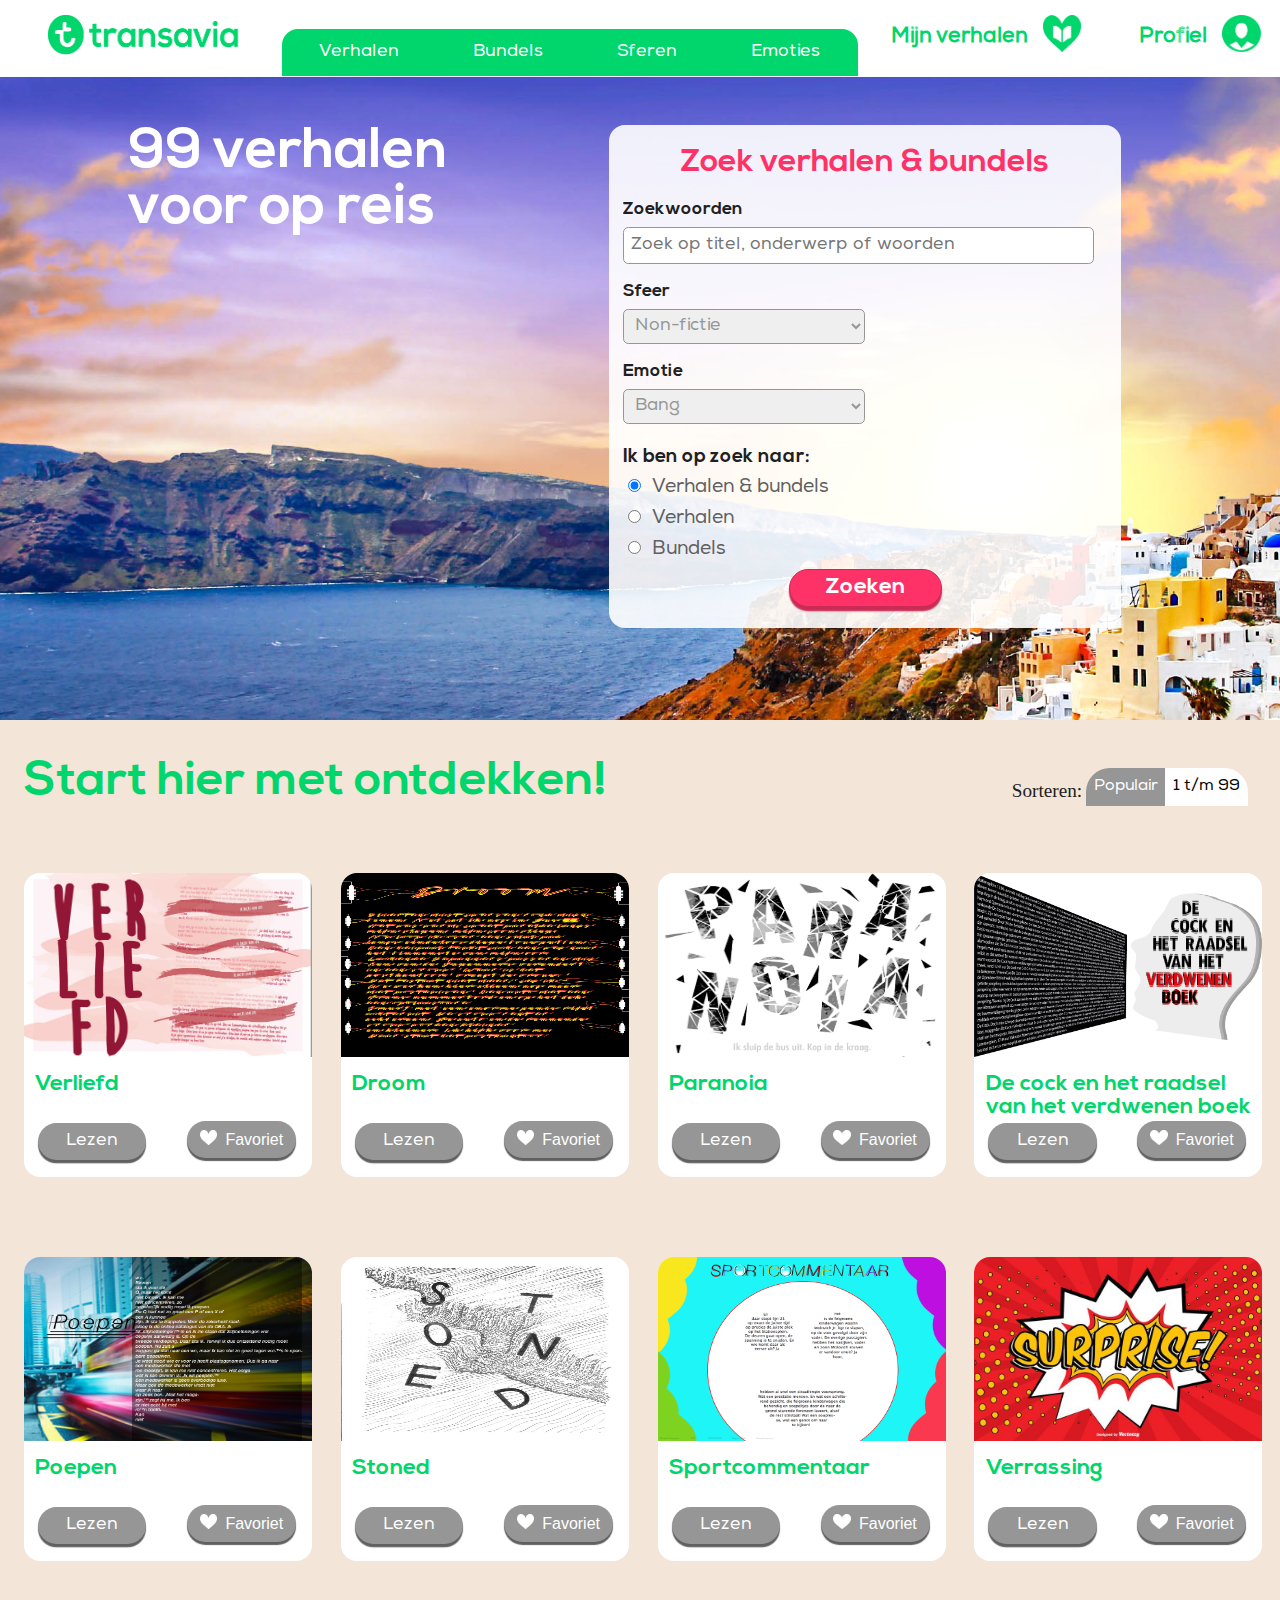
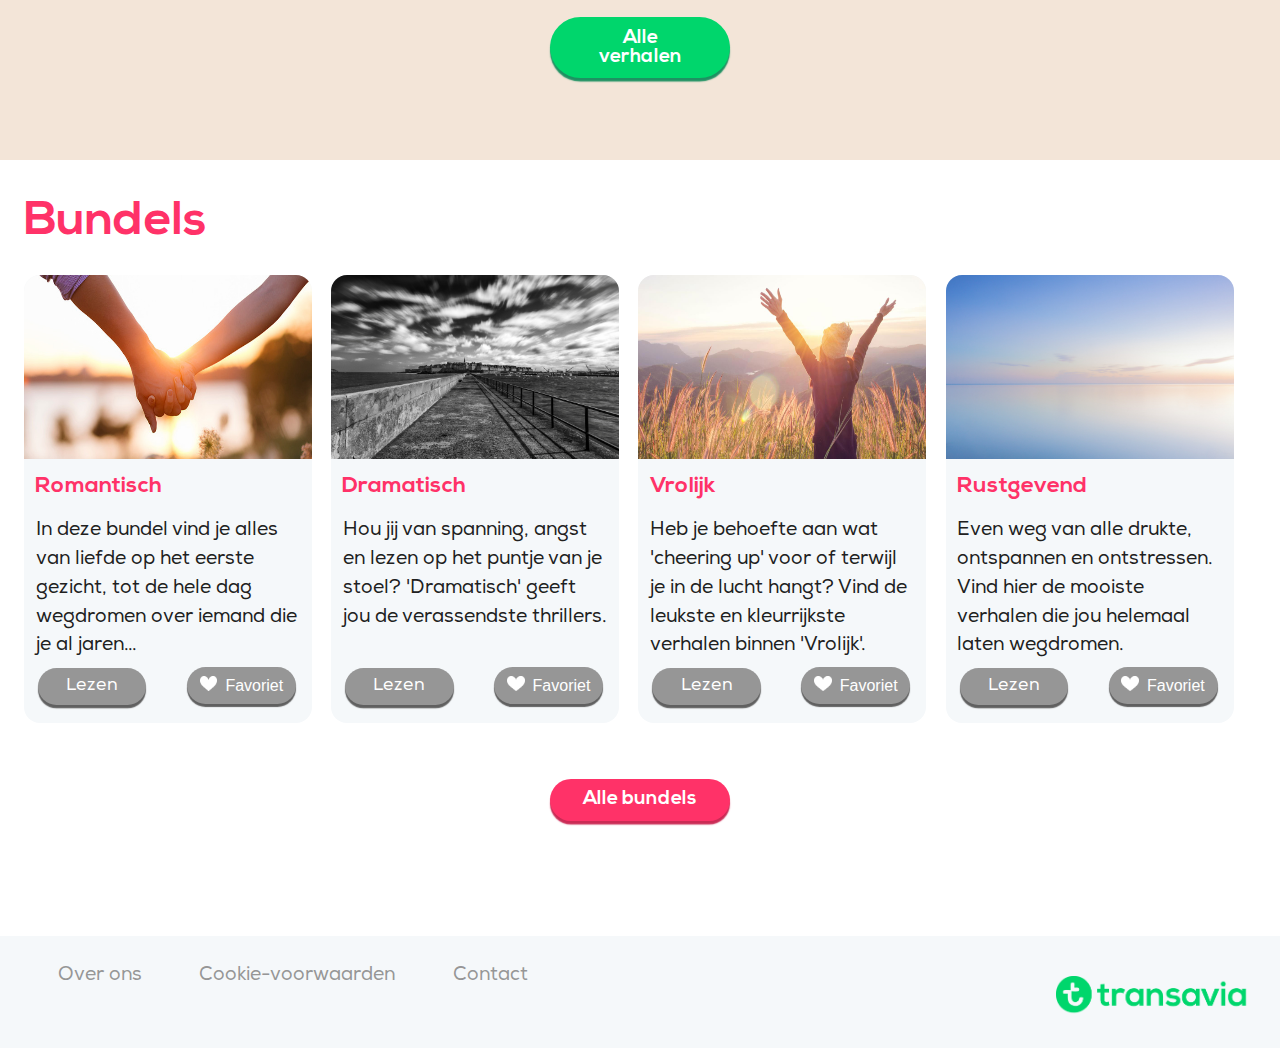
<file: index.html>
<!DOCTYPE html>
<html lang="nl">

<head>
	<meta charset="UTF-8">
	<meta name="viewport" content="initial-scale=1">
	<title>Transavia | 99 verhalen voor op reis</title>
	<link rel="stylesheet" href="css/styles.css">
</head>

<body>
	<header>
		<div id="header-top">
			<a href="index.html"><img src="images/transavia.png" alt="Transavia logo"></a>
			<a href="mijnverhalen.html">
				<h2>Mijn verhalen</h2>
				<img src="images/verhalen.png" alt="Hart met boek voor mijn verhalen">
			</a>
			<a href="login.html">
				<h2>Profiel</h2>
				<img src="images/profiel.png" alt="Profiel bekijken">
			</a>
		</div>
		<nav>
			<ul>
				<li><a href="">Verhalen</a>
				</li>
				<li><a href="">Bundels</a></li>
				<li><a href="">Sferen</a>
					<ul>
						<li><a href="">Nonfictie</a></li>
						<li><a href="">Fictie</a></li>
						<li><a href="">Positief</a></li>
						<li><a href="">Negatief</a></li>
						<li><a href="">Neutraal</a></li>
					</ul>
				</li>
				<li><a href="">Emoties</a>
					<ul>
						<li><a href="">Bang</a></li>
						<li><a href="">Boos</a></li>
						<li><a href="">Dramatisch</a></li>
						<li><a href="">Chagarijnig</a></li>
						<li><a href="">Enthousiast</a></li>
						<li><a href="">Romantisch</a></li>
						<li><a href="">Rustig</a></li>
						<li><a href="">Verdrietig</a></li>
						<li><a href="">Verveeld</a></li>
						<li><a href="">Verward</a></li>
						<li><a href="">Vrolijk</a></li>
					</ul>
				</li>
			</ul>
		</nav>
	</header>
	<section id="intro">
		<h1>99 verhalen voor op reis</h1>
		<form action='resultaat.html'>
			<fieldset>
				<legend>Zoek verhalen & bundels</legend>
				<div>
					<label for="input-text">Zoekwoorden</label>
					<input type="text" placeholder="Zoek op titel, onderwerp of woorden" id="input-text">
					<label for="input-sfeer">Sfeer</label>
					<select name="Sfeer" id="input-sfeer">
					<option value="non-fictie">Non-fictie</option>
					<option value="fictie">Fictie</option>
					<option value="positief">Positief</option>
					<option value="negatief">Negatief</option>
					<option value="neutraal">Neutraal</option>
				</select>
					<label for="input-emotie">Emotie</label>
					<select name="Emotie" id="input-emotie">
					<option value="bang">Bang</option>
					<option value="boos">Boos</option>
					<option value="dramatisch">Dramatisch</option>
					<option value="chagarijnig">Chagarijnig</option>
					<option value="enthousiast">Enthousiast</option>
					<option value="ongemakkelijk">Ongemakkelijk</option>
					<option value="romantisch">Romantisch</option>
					<option value="rustig">Rustig</option>
					<option value="verdrietig">Verdrietig</option>
					<option value="verveeld">Verveeld</option>
					<option value="verward">Verward</option>
					<option value="vrolijk">Vrolijk</option>
				</select>
					<p>Ik ben op zoek naar:</p>
					<p><input type="radio" id="verhalen&bundels" name="zoek_type" value="verhalen&bundels" checked="checked"><label for="verhalen&bundels">Verhalen & bundels</label></p>
					<p><input type="radio" id="verhalen" name="zoek_type" value="verhalen"><label for="verhalen">Verhalen</label></p>
					<p><input type="radio" id="bundels" name="zoek_type" value="bundels"><label for="bundels">Bundels</label></p>
					<input type="submit" value="Zoeken">
				</div>
			</fieldset>
		</form>
	</section>
	<section id="ontdekken">
		<h2>Start hier met ontdekken!</h2>
		<div id="sorteren">
			<p>Sorteren:</p>
			<button>
				Populair
			</button>
			<button>
				1 t/m 99
			</button>
		</div>
		<div>
			<article>
				<img src="images/verliefd.jpeg" alt="afbeelding verhaal">
				<h3>Verliefd</h3>
				<a href="paranoia.html">Lezen</a>
				<footer>
					<button><img src="images/favoriet.png" alt="toevoegen aan favorieten">Favoriet</button>
				</footer>
			</article>
			<article>
				<img src="images/droom.jpeg" alt="afbeelding verhaal">
				<h3>Droom</h3>
				<a href="paranoia.html">Lezen</a>
				<footer>
					<button><img src="images/favoriet.png" alt="toevoegen aan favorieten">Favoriet</button>
				</footer>
			</article>
			<article>
				<img src="images/paranoia.png" alt="afbeelding verhaal">
				<h3>Paranoia</h3>
				<a href="paranoia.html">Lezen</a>
				<footer>
					<button><img src="images/favoriet.png" alt="toevoegen aan favorieten">Favoriet</button>
				</footer>
			</article>
			<article>
				<img src="images/deCock.png" alt="afbeelding verhaal">
				<h3>De cock en het raadsel van het verdwenen boek</h3>
				<a href="paranoia.html">Lezen</a>
				<footer>
					<button><img src="images/favoriet.png" alt="toevoegen aan favorieten">Favoriet</button>
				</footer>
			</article>
			<article>
				<img src="images/poepen.jpeg" alt="afbeelding verhaal">
				<h3>Poepen</h3>
				<a href="paranoia.html">Lezen</a>
				<footer>
					<button><img src="images/favoriet.png" alt="toevoegen aan favorieten">Favoriet</button>
				</footer>
			</article>
			<article>
				<img src="images/stoned.jpeg" alt="afbeelding verhaal">
				<h3>Stoned</h3>
				<a href="paranoia.html">Lezen</a>
				<footer>
					<button><img src="images/favoriet.png" alt="toevoegen aan favorieten">Favoriet</button>
				</footer>
			</article>
			<article>
				<img src="images/sportcommentaar.jpeg" alt="afbeelding verhaal">
				<h3>Sportcommentaar</h3>
				<a href="sportcommentaar.html">Lezen</a>
				<footer>
					<button><img src="images/favoriet.png" alt="toevoegen aan favorieten">Favoriet</button>
				</footer>
			</article>
			<article>
				<img src="images/verrassing.jpg" alt="afbeelding verhaal">
				<h3>Verrassing</h3>
				<a href="verassing.html">Lezen</a>
				<footer>
					<button><img src="images/favoriet.png" alt="toevoegen aan favorieten">Favoriet</button>
				</footer>
			</article>
		</div>
		<footer>
			<a href="">Alle verhalen</a>
		</footer>
	</section>
	<section>
		<h2>Bundels</h2>
		<div id="grid">
			<article>
				<img src="images/romantisch.jpg" alt="afbeelding van verhaal">
				<h3>Romantisch</h3>
				<p>In deze bundel vind je alles van liefde op het eerste gezicht, tot de hele dag wegdromen over iemand die je al jaren...</p>
				<a href="romantisch.html">Lezen</a>
				<footer>
					<button><img src="images/favoriet.png" alt="toevoegen aan favorieten">Favoriet</button>
				</footer>
			</article>
			<article>
				<img src="images/dramatisch.jpg" alt="afbeelding van verhaal">
				<h3>Dramatisch</h3>
				<p>Hou jij van spanning, angst en lezen op het puntje van je stoel? 'Dramatisch' geeft jou de verassendste thrillers.</p>
				<a>Lezen</a>
				<footer>
					<button><img src="images/favoriet.png" alt="toevoegen aan favorieten">Favoriet</button>
				</footer>
			</article>
			<article>
				<img src="images/vrolijk.jpg" alt="afbeelding van verhaal">
				<h3>Vrolijk</h3>
				<p>Heb je behoefte aan wat 'cheering up' voor of terwijl je in de lucht hangt? Vind de leukste en kleurrijkste verhalen binnen 'Vrolijk'.</p>
				<a>Lezen</a>
				<footer>
					<button><img src="images/favoriet.png" alt="toevoegen aan favorieten">Favoriet</button>
				</footer>
			</article>
			<article>
				<img src="images/rustig.jpg" alt="afbeelding van verhaal">
				<h3>Rustgevend</h3>
				<p>Even weg van alle drukte, ontspannen en ontstressen. Vind hier de mooiste verhalen die jou helemaal laten wegdromen. </p>
				<a>Lezen</a>
				<footer>
					<button><img src="images/favoriet.png" alt="toevoegen aan favorieten">Favoriet</button>
				</footer>
			</article>
		</div>
		<footer>
			<a href="">Alle bundels</a>
		</footer>
	</section>
	<footer>
		<a href="">Over ons</a>
		<a href="">Cookie-voorwaarden</a>
		<a href="">Contact</a>
		<img src="images/transavia.png" alt="transavia logo">
	</footer>
</body>

</html>
</file>
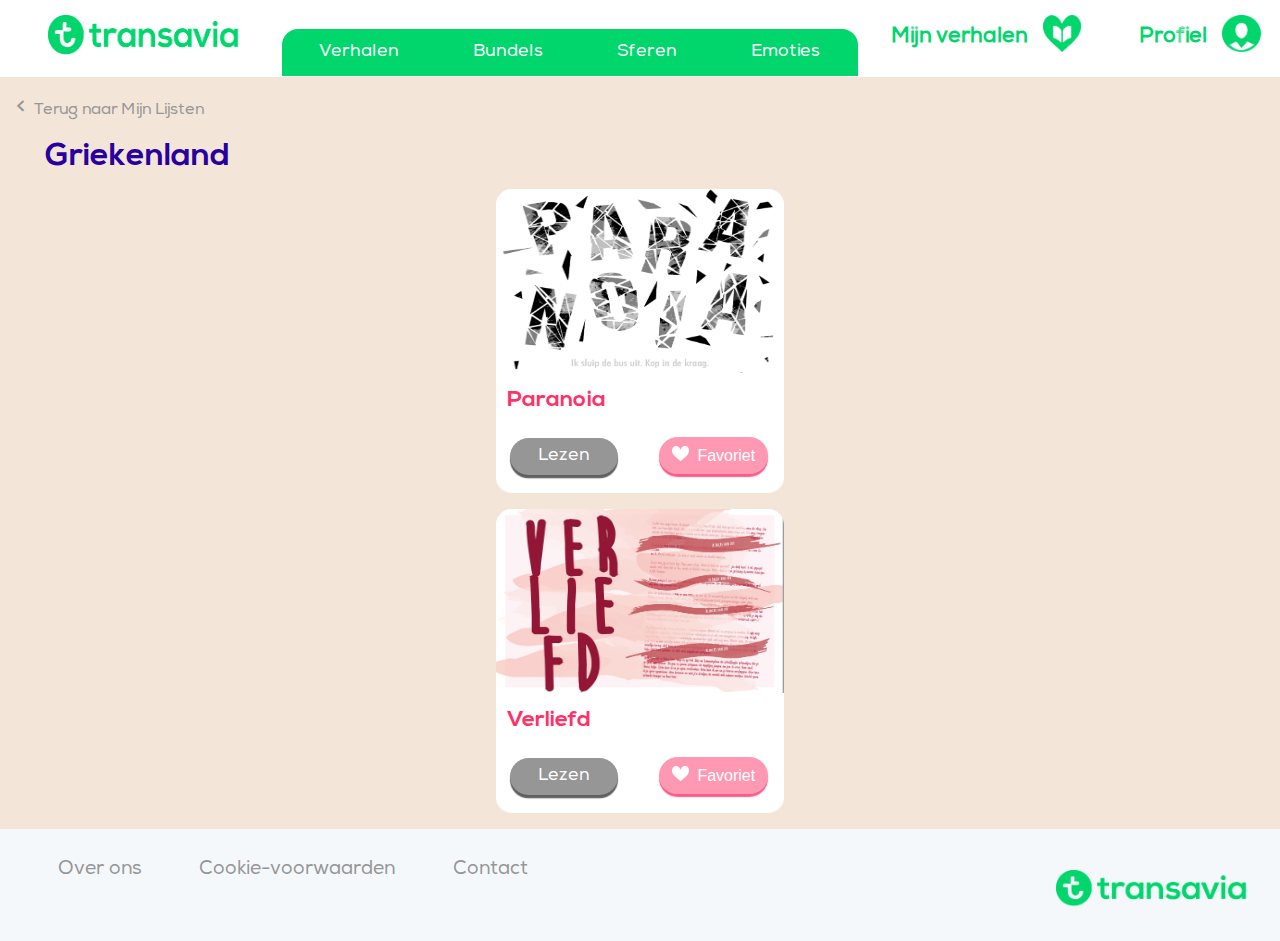
<file: griekenland.html>
<!DOCTYPE html>
<html lang="nl">
<head>
	<meta charset="UTF-8">
	<meta name="viewport" content="initial-scale=1">
	<title>Lijst: Griekenland | 99 verhalen voor op reis</title>
	<link rel="stylesheet" href="css/styles.css">
</head>

<body class="no-background">
	<header>
		<div id="header-top">
			<a href="index.html"><img src="images/transavia.png" alt="Transavia logo"></a>
			<a href="mijnverhalen.html">
				<h2>Mijn verhalen</h2>
				<img src="images/verhalen.png" alt="Hart met boek voor mijn verhalen">
			</a>
			<a href="login.html">
				<h2>Profiel</h2>
				<img src="images/profiel.png" alt="Profiel bekijken">
			</a>
		</div>
		<nav>
			<ul>
				<li><a href="">Verhalen</a>
				</li>
				<li><a href="">Bundels</a></li>
				<li><a href="">Sferen</a>
					<ul>
						<li><a href="">Nonfictie</a></li>
						<li><a href="">Fictie</a></li>
						<li><a href="">Positief</a></li>
						<li><a href="">Negatief</a></li>
						<li><a href="">Neutraal</a></li>
					</ul>
				</li>
				<li><a href="">Emoties</a>
					<ul>
						<li><a href="">Bang</a></li>
						<li><a href="">Boos</a></li>
						<li><a href="">Dramatisch</a></li>
						<li><a href="">Chagarijnig</a></li>
						<li><a href="">Enthousiast</a></li>
						<li><a href="">Romantisch</a></li>
						<li><a href="">Rustig</a></li>
						<li><a href="">Verdrietig</a></li>
						<li><a href="">Verveeld</a></li>
						<li><a href="">Verward</a></li>
						<li><a href="">Vrolijk</a></li>
					</ul>
				</li>
			</ul>
		</nav>
	</header>
	<section class="pagina">
		<a href="mijnlijsten.html" class="terug">Terug naar Mijn Lijsten</a>
		<h1>Griekenland</h1>
		<article class="fav-verhalen">
			<img src="images/paranoia.png" alt="afbeelding verhaal">
			<h3>Paranoia</h3>
			<a href="paranoia.html">Lezen</a>
			<footer>
				<button class="special"><img src="images/favoriet.png" alt="toevoegen aan favorieten">Favoriet</button>
			</footer>
		</article>
		<article class="fav-verhalen">
			<img src="images/verliefd.jpeg" alt="afbeelding verhaal">
			<h3>Verliefd</h3>
			<a href="paranoia.html">Lezen</a>
			<footer>
				<button class="special"><img src="images/favoriet.png" alt="toevoegen aan favorieten">Favoriet</button>
			</footer>
		</article>
	</section>
	<footer>
		<a href="">Over ons</a>
		<a href="">Cookie-voorwaarden</a>
		<a href="">Contact</a>
		<img src="images/transavia.png" alt="transavia logo">
	</footer>
</body>
</html>
</file>
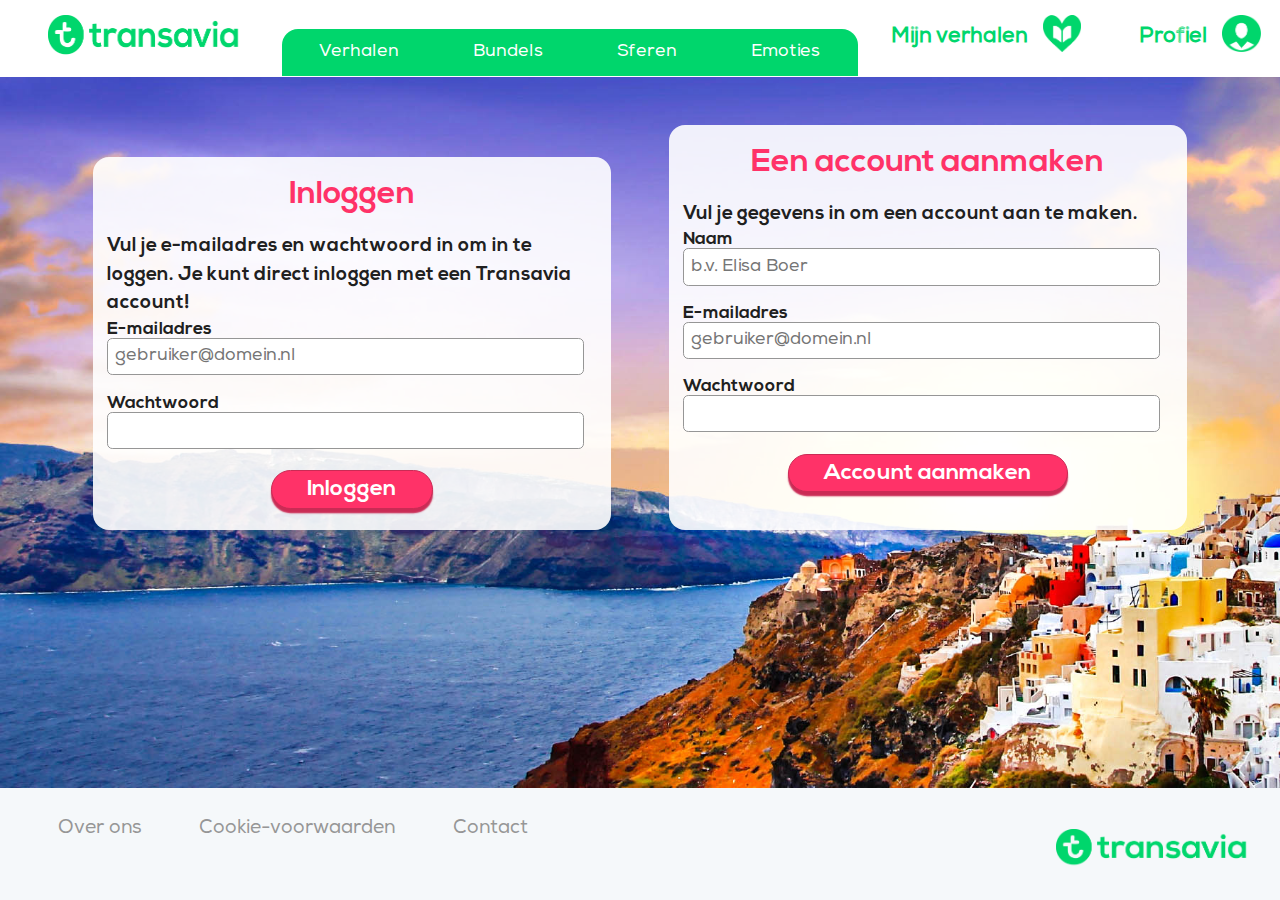
<file: login.html>
<!DOCTYPE html>
<html lang="nl">

<head>
	<meta charset="UTF-8">
	<meta name="viewport" content="initial-scale=1">
	<title>Inloggen</title>
	<link rel="stylesheet" href="css/styles.css">
</head>

<body>
	<header>
		<div id="header-top">
			<a href="index.html"><img src="images/transavia.png" alt="Transavia logo"></a>
			<a href="mijnverhalen.html">
				<h2>Mijn verhalen</h2>
				<img src="images/verhalen.png" alt="Hart met boek voor mijn verhalen">
			</a>
			<a href="login.html">
				<h2>Profiel</h2>
				<img src="images/profiel.png" alt="Profiel bekijken">
			</a>
		</div>
		<nav>
			<ul>
				<li><a href="">Verhalen
				</a></li>
				<li><a href="">Bundels</a></li>
				<li><a href="">Sferen</a>
					<ul>
						<li><a href="">Non-fictie</a></li>
						<li><a href="">Fictie</a></li>
						<li><a href="">Positief</a></li>
						<li><a href="">Negatief</a></li>
						<li><a href="">Neutraal</a></li>
					</ul>
				</li>
				<li><a href="">Emoties</a>
					<ul>
						<li><a href="">Bang</a></li>
						<li><a href="">Boos</a></li>
						<li><a href="">Dramatisch</a></li>
						<li><a href="">Chagarijnig</a></li>
						<li><a href="">Enthousiast</a></li>
						<li><a href="">Romantisch</a></li>
						<li><a href="">Rustig</a></li>
						<li><a href="">Verdrietig</a></li>
						<li><a href="">Verveeld</a></li>
						<li><a href="">Verward</a></li>
						<li><a href="">Vrolijk</a></li>
					</ul>
				</li>
			</ul>
		</nav>
	</header>
	<div>
		<form action="get">
			<fieldset>
				<legend>Inloggen</legend>
				<p>Vul je e-mailadres en wachtwoord in om in te loggen. Je kunt direct inloggen met een Transavia account!</p>
				<label for="input-email">E-mailadres</label>
				<input type="email" id="input-email" placeholder="gebruiker@domein.nl">
				<label for="input-password">Wachtwoord</label>
				<input type="password" id="input-password">
				<input type="submit" value="Inloggen">
			</fieldset>
		</form>
		<form action="get">
			<fieldset>
				<legend>Een account aanmaken</legend>
				<p>Vul je gegevens in om een account aan te maken.</p>
				<label for="input-naam">Naam</label>
				<input type="text" id="input-naam" placeholder="b.v. Elisa Boer">
				<label for="input-e-mail">E-mailadres</label>
				<input type="email" id="input-e-mail" placeholder="gebruiker@domein.nl">
				<label for="input-pw">Wachtwoord</label>
				<input type="password" id="input-pw">
				<input type="submit" value="Account aanmaken">
			</fieldset>
		</form>
	</div>
	<footer>
		<a href="">Over ons</a>
		<a href="">Cookie-voorwaarden</a>
		<a href="">Contact</a>
		<img src="images/transavia.png" alt="transavia logo">
	</footer>
</body>

</html>
</file>
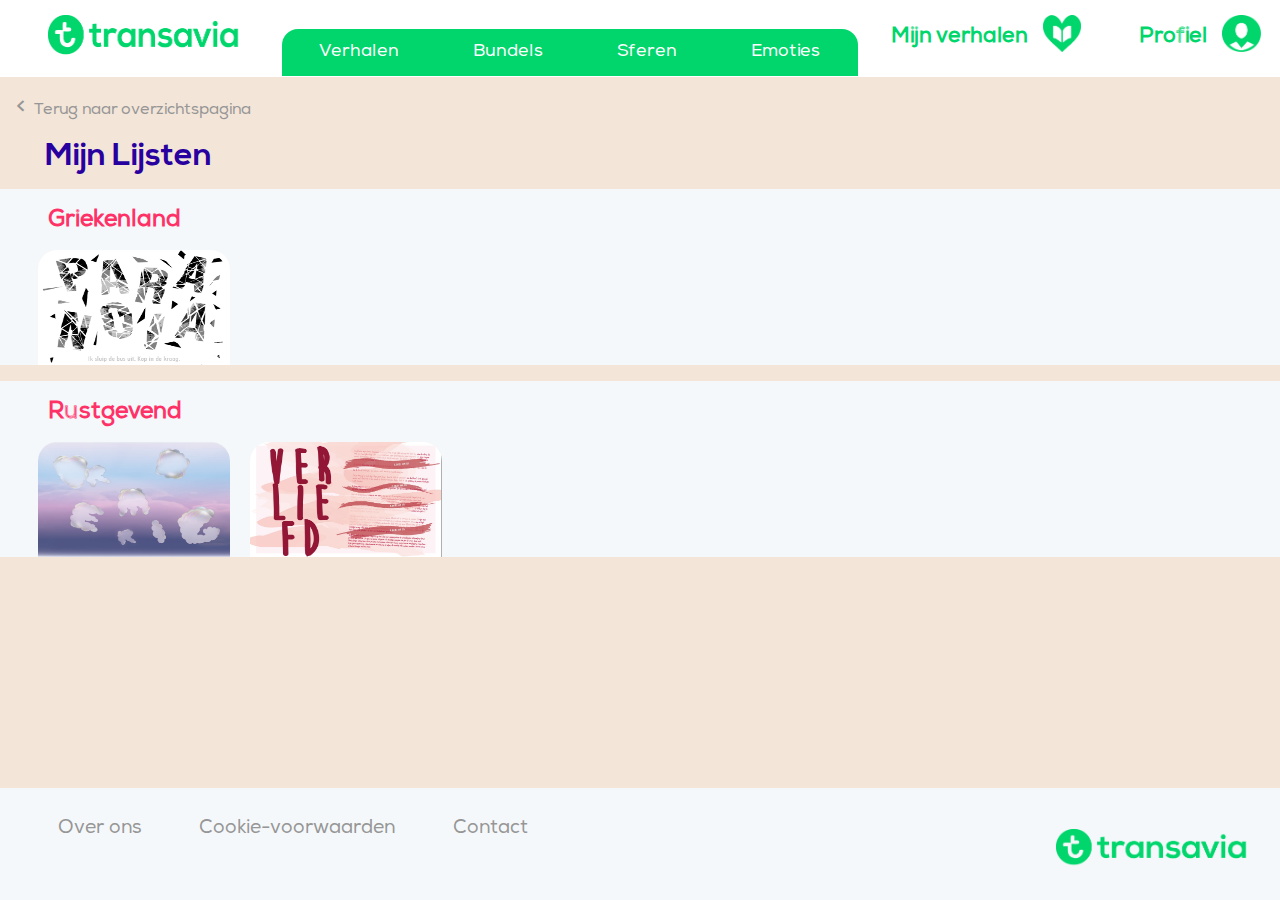
<file: mijnlijsten.html>
<!DOCTYPE html>
<html lang="nl">

<head>
	<meta charset="UTF-8">
	<meta name="viewport" content="initial-scale=1">
	<title>Mijn lijsten | 99 verhalen voor op reis</title>
	<link rel="stylesheet" href="css/styles.css">
</head>

<body class="no-background">
	<header>
		<div id="header-top">
			<a href="index.html"><img src="images/transavia.png" alt="Transavia logo"></a>
			<a href="mijnverhalen.html">
				<h2>Mijn verhalen</h2>
				<img src="images/verhalen.png" alt="Hart met boek voor mijn verhalen">
			</a>
			<a href="login.html">
				<h2>Profiel</h2>
				<img src="images/profiel.png" alt="Profiel bekijken">
			</a>
		</div>
		<nav>
			<ul>
				<li><a href="">Verhalen</a>
				</li>
				<li><a href="">Bundels</a></li>
				<li><a href="">Sferen</a>
					<ul>
						<li><a href="">Nonfictie</a></li>
						<li><a href="">Fictie</a></li>
						<li><a href="">Positief</a></li>
						<li><a href="">Negatief</a></li>
						<li><a href="">Neutraal</a></li>
					</ul>
				</li>
				<li><a href="">Emoties</a>
					<ul>
						<li><a href="">Bang</a></li>
						<li><a href="">Boos</a></li>
						<li><a href="">Dramatisch</a></li>
						<li><a href="">Chagarijnig</a></li>
						<li><a href="">Enthousiast</a></li>
						<li><a href="">Romantisch</a></li>
						<li><a href="">Rustig</a></li>
						<li><a href="">Verdrietig</a></li>
						<li><a href="">Verveeld</a></li>
						<li><a href="">Verward</a></li>
						<li><a href="">Vrolijk</a></li>
					</ul>
				</li>
			</ul>
		</nav>
	</header>
	<section class="pagina">
		<a href="index.html" class="terug">Terug naar overzichtspagina</a>
		<h1>Mijn Lijsten</h1>
		<section class="lijst">
			<a href="griekenland.html">
				<h2>Griekenland</h2>
				<img src="images/paranoia.png" alt="afbeelding verhaal">
			</a>
		</section>
		<section class="lijst">
			<a href="rustgevend.html">
				<h2>Rustgevend</h2>
				<img src="images/Dromerig.jpeg" alt="afbeelding verhaal">
				<img src="images/verliefd.jpeg" alt="">
			</a>
		</section>
	</section>
	<footer>
		<a href="">Over ons</a>
		<a href="">Cookie-voorwaarden</a>
		<a href="">Contact</a>
		<img src="images/transavia.png" alt="transavia logo">
	</footer>
</body>

</html>
</file>
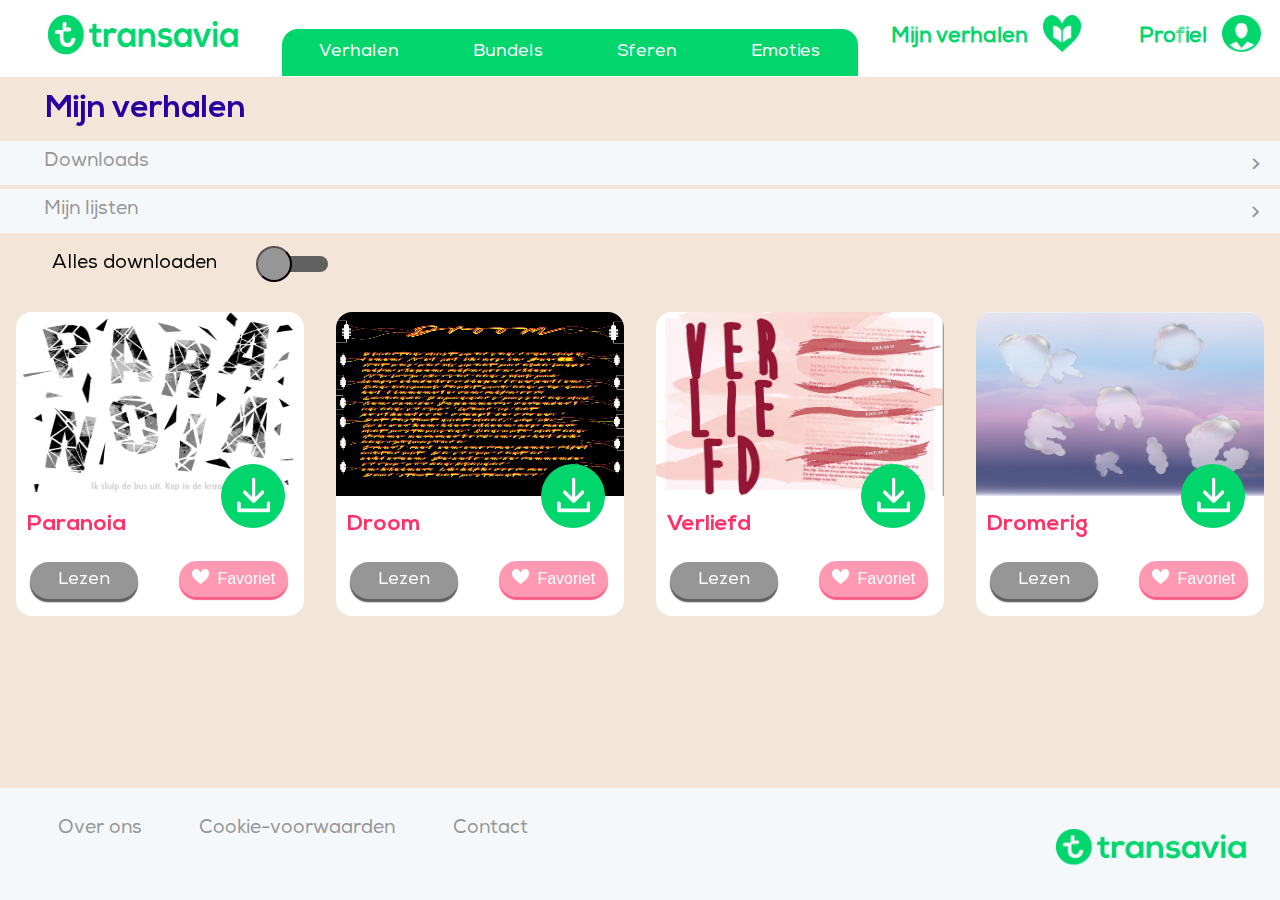
<file: mijnverhalen.html>
<!DOCTYPE html>
<html lang="nl">

<head>
	<meta charset="UTF-8">
	<meta name="viewport" content="initial-scale=1">
	<title>Mijn Verhalen | 99 verhalen voor op reis</title>
	<link rel="stylesheet" href="css/styles.css">
</head>

<body class="no-background">
	<header>
		<div id="header-top">
			<a href="index.html"><img src="images/transavia.png" alt="Transavia logo"></a>
			<a href="mijnverhalen.html">
				<h2>Mijn verhalen</h2>
				<img src="images/verhalen.png" alt="Hart met boek voor mijn verhalen">
			</a>
			<a href="login.html">
				<h2>Profiel</h2>
				<img src="images/profiel.png" alt="Profiel bekijken">
			</a>
		</div>
		<nav>
			<ul>
				<li><a href="">Verhalen</a>
				</li>
				<li><a href="">Bundels</a></li>
				<li><a href="">Sferen</a>
					<ul>
						<li><a href="">Nonfictie</a></li>
						<li><a href="">Fictie</a></li>
						<li><a href="">Positief</a></li>
						<li><a href="">Negatief</a></li>
						<li><a href="">Neutraal</a></li>
					</ul>
				</li>
				<li><a href="">Emoties</a>
					<ul>
						<li><a href="">Bang</a></li>
						<li><a href="">Boos</a></li>
						<li><a href="">Dramatisch</a></li>
						<li><a href="">Chagarijnig</a></li>
						<li><a href="">Enthousiast</a></li>
						<li><a href="">Romantisch</a></li>
						<li><a href="">Rustig</a></li>
						<li><a href="">Verdrietig</a></li>
						<li><a href="">Verveeld</a></li>
						<li><a href="">Verward</a></li>
						<li><a href="">Vrolijk</a></li>
					</ul>
				</li>
			</ul>
		</nav>
	</header>
	<section class="pagina">
		<h1>Mijn verhalen</h1>
		<a href="">Downloads</a>
		<a href="mijnlijsten.html">Mijn lijsten</a>
		<p>Alles downloaden</p>
		<button id="download"></button>
		<div id="balk"></div>
		<div id="melding">
			<p>4</p>
		</div>
		<div class="fav-verhalen">
			<article>
				<img src="images/paranoia.png" alt="afbeelding verhaal">
				<h3>Paranoia</h3>
				<a href="paranoia.html">Lezen</a>
				<footer>
					<img class="dl-knop" src="images/download-start.png" alt="knop downloaden">
					<button><img src="images/favoriet.png" alt="toevoegen aan favorieten">Favoriet</button>
				</footer>
			</article>
			<article>
				<img src="images/droom.jpeg" alt="afbeelding verhaal">
				<h3>Droom</h3>
				<a href="paranoia.html">Lezen</a>
				<footer>
					<img class="dl-knop" src="images/download-start.png" alt="knop downloaden">
					<button><img src="images/favoriet.png" alt="toevoegen aan favorieten">Favoriet</button>
				</footer>
			</article>
			<article>
				<img src="images/verliefd.jpeg" alt="afbeelding verhaal">
				<h3>Verliefd</h3>
				<a href="paranoia.html">Lezen</a>
				<footer>
					<img class="dl-knop" src="images/download-start.png" alt="knop downloaden">
					<button><img src="images/favoriet.png" alt="toevoegen aan favorieten">Favoriet</button>
				</footer>
			</article>
			<article>
				<img src="images/Dromerig.jpeg" alt="afbeelding verhaal">
				<h3>Dromerig</h3>
				<a href="paranoia.html">Lezen</a>
				<footer>
					<img class="dl-knop" src="images/download-start.png" alt="knop downloaden">
					<button><img src="images/favoriet.png" alt="toevoegen aan favorieten">Favoriet</button>
				</footer>
			</article>
		</div>
	</section>
	<footer>
		<a href="">Over ons</a>
		<a href="">Cookie-voorwaarden</a>
		<a href="">Contact</a>
		<img src="images/transavia.png" alt="transavia logo">
	</footer>
	<script src="js/script_2.js"></script>
</body>

</html>
</file>
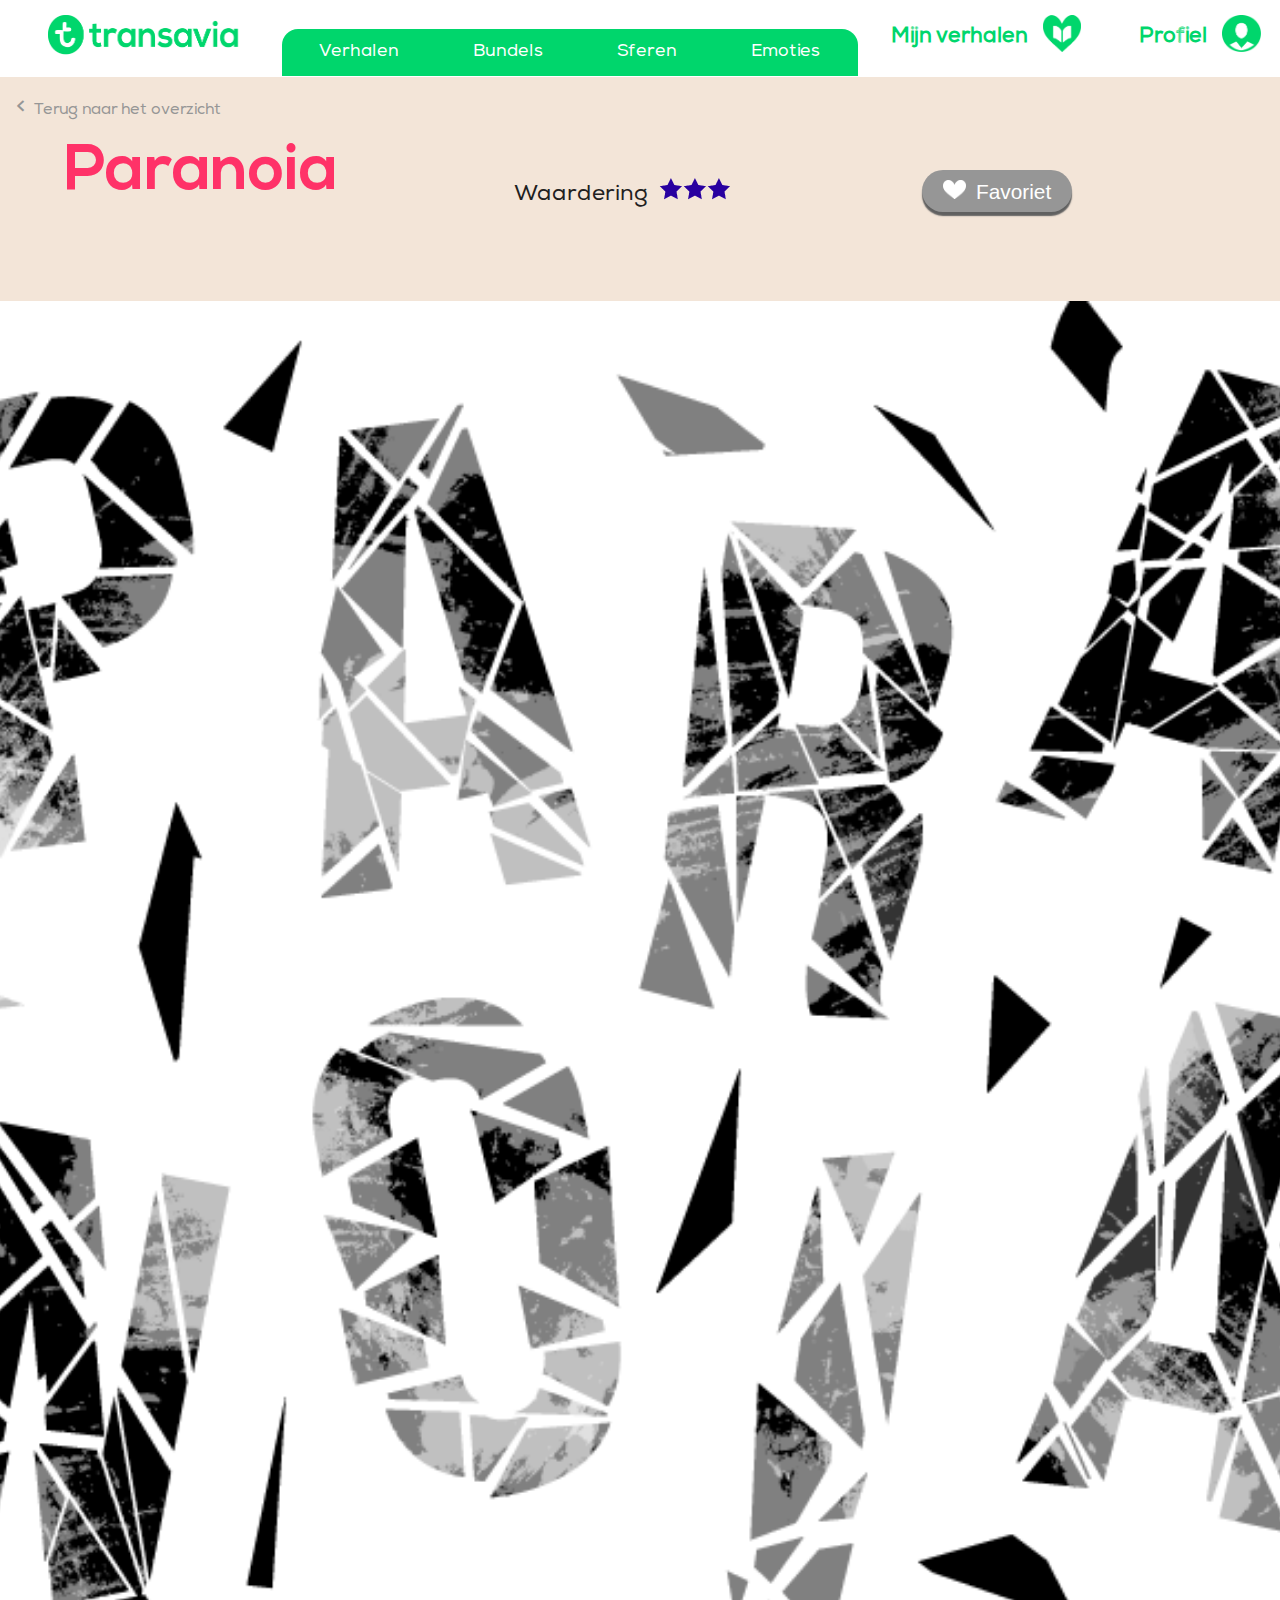
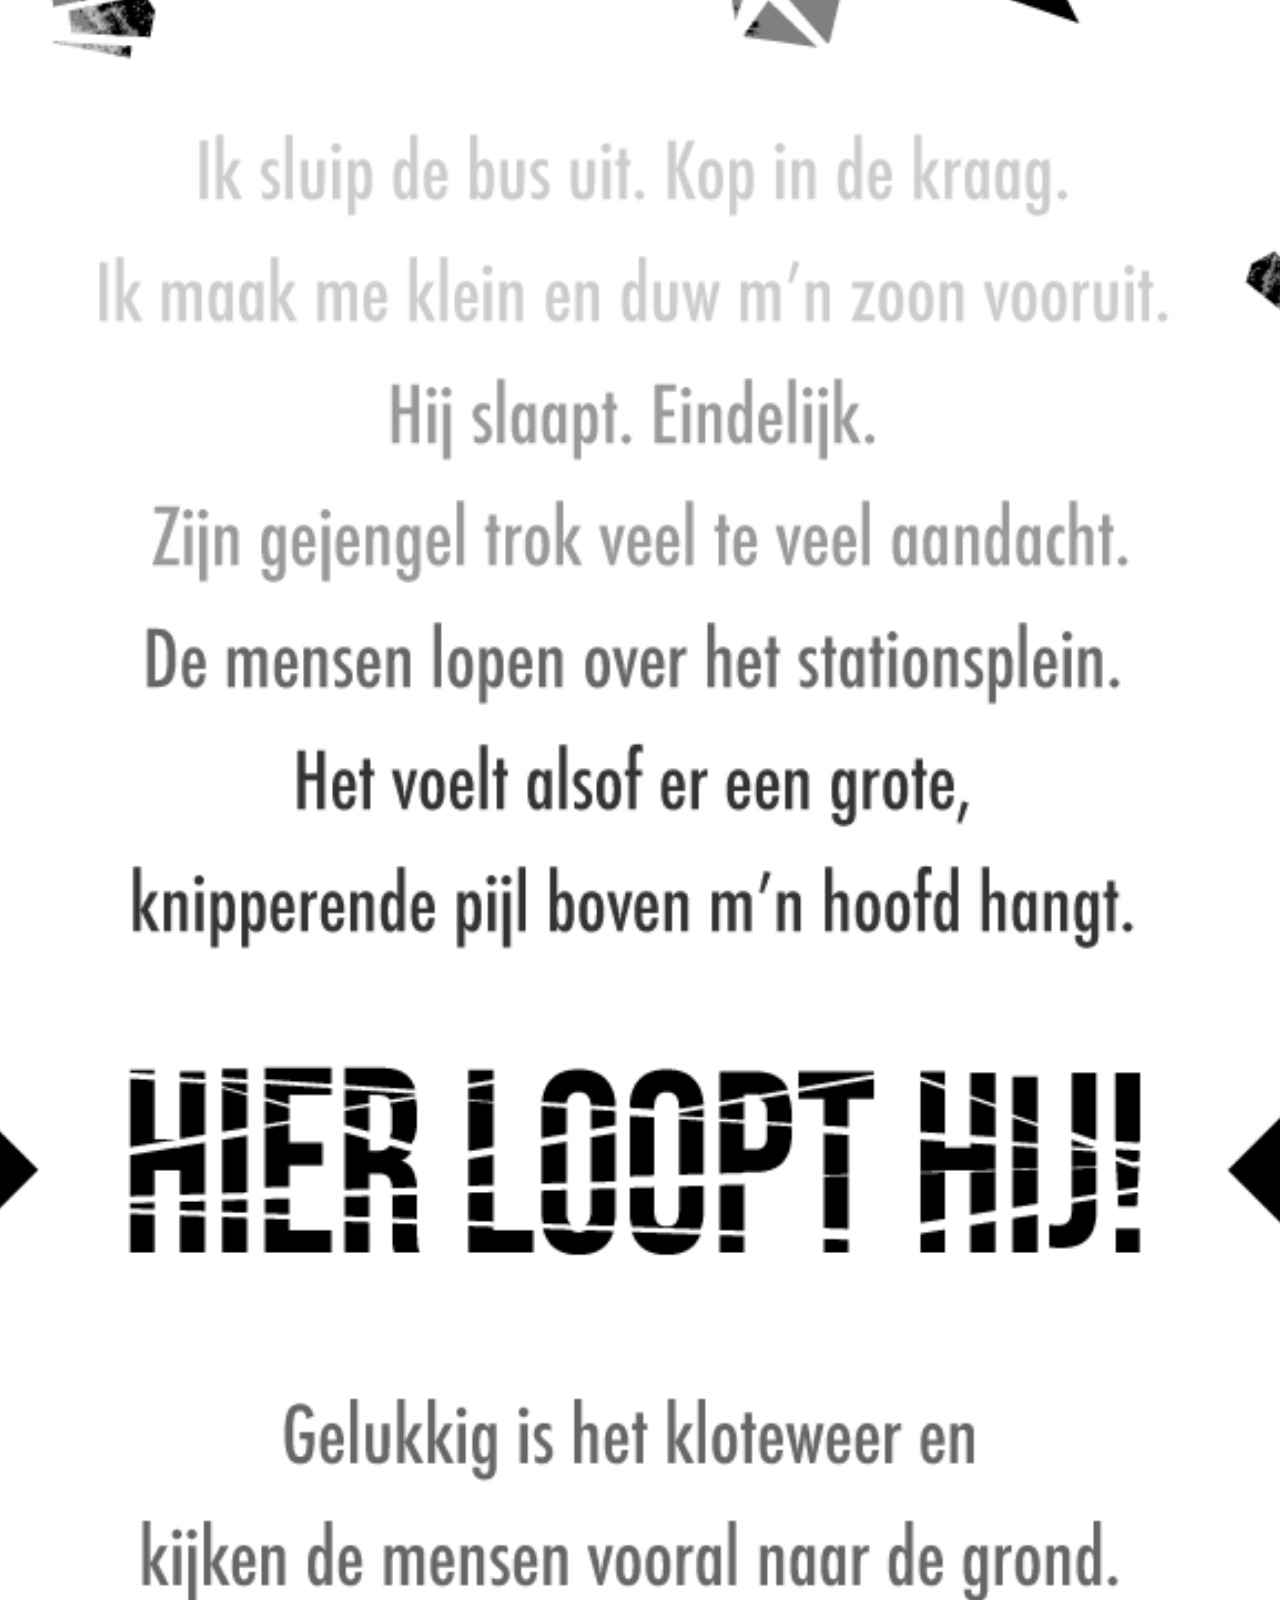
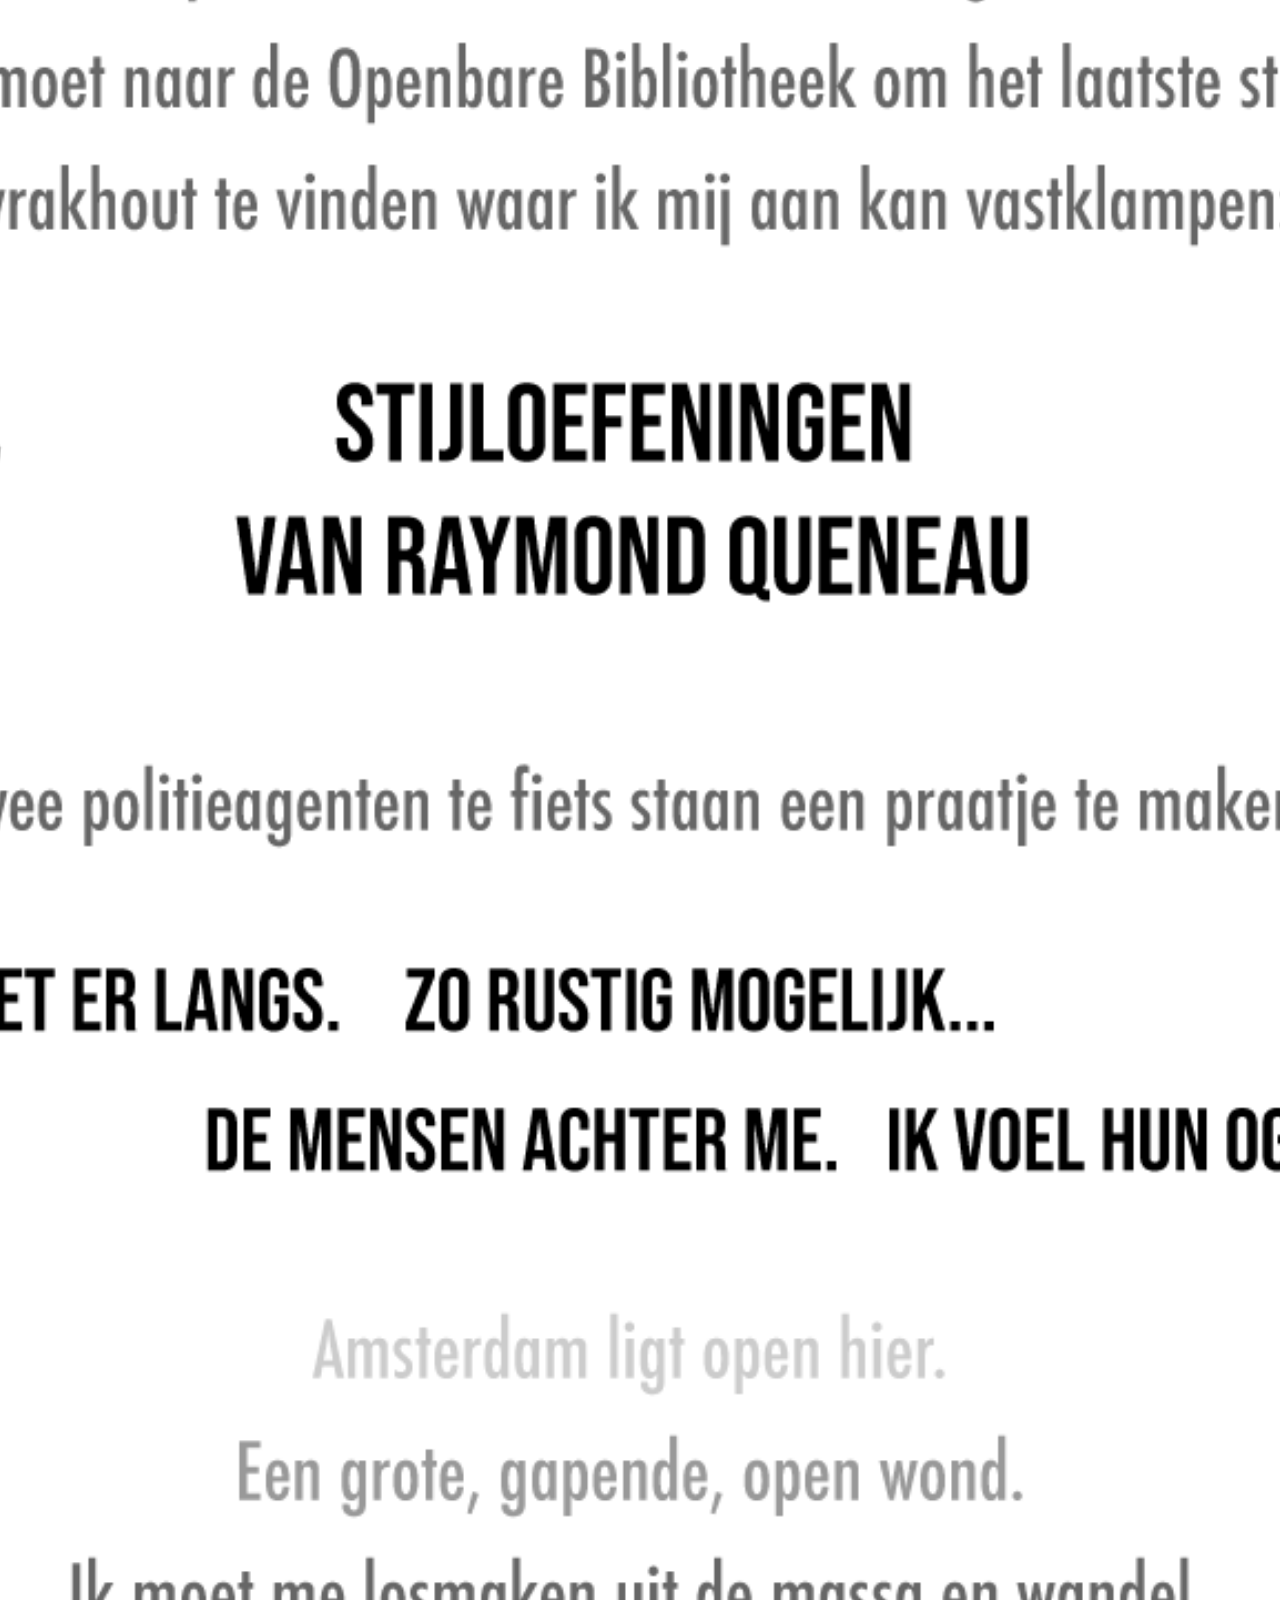
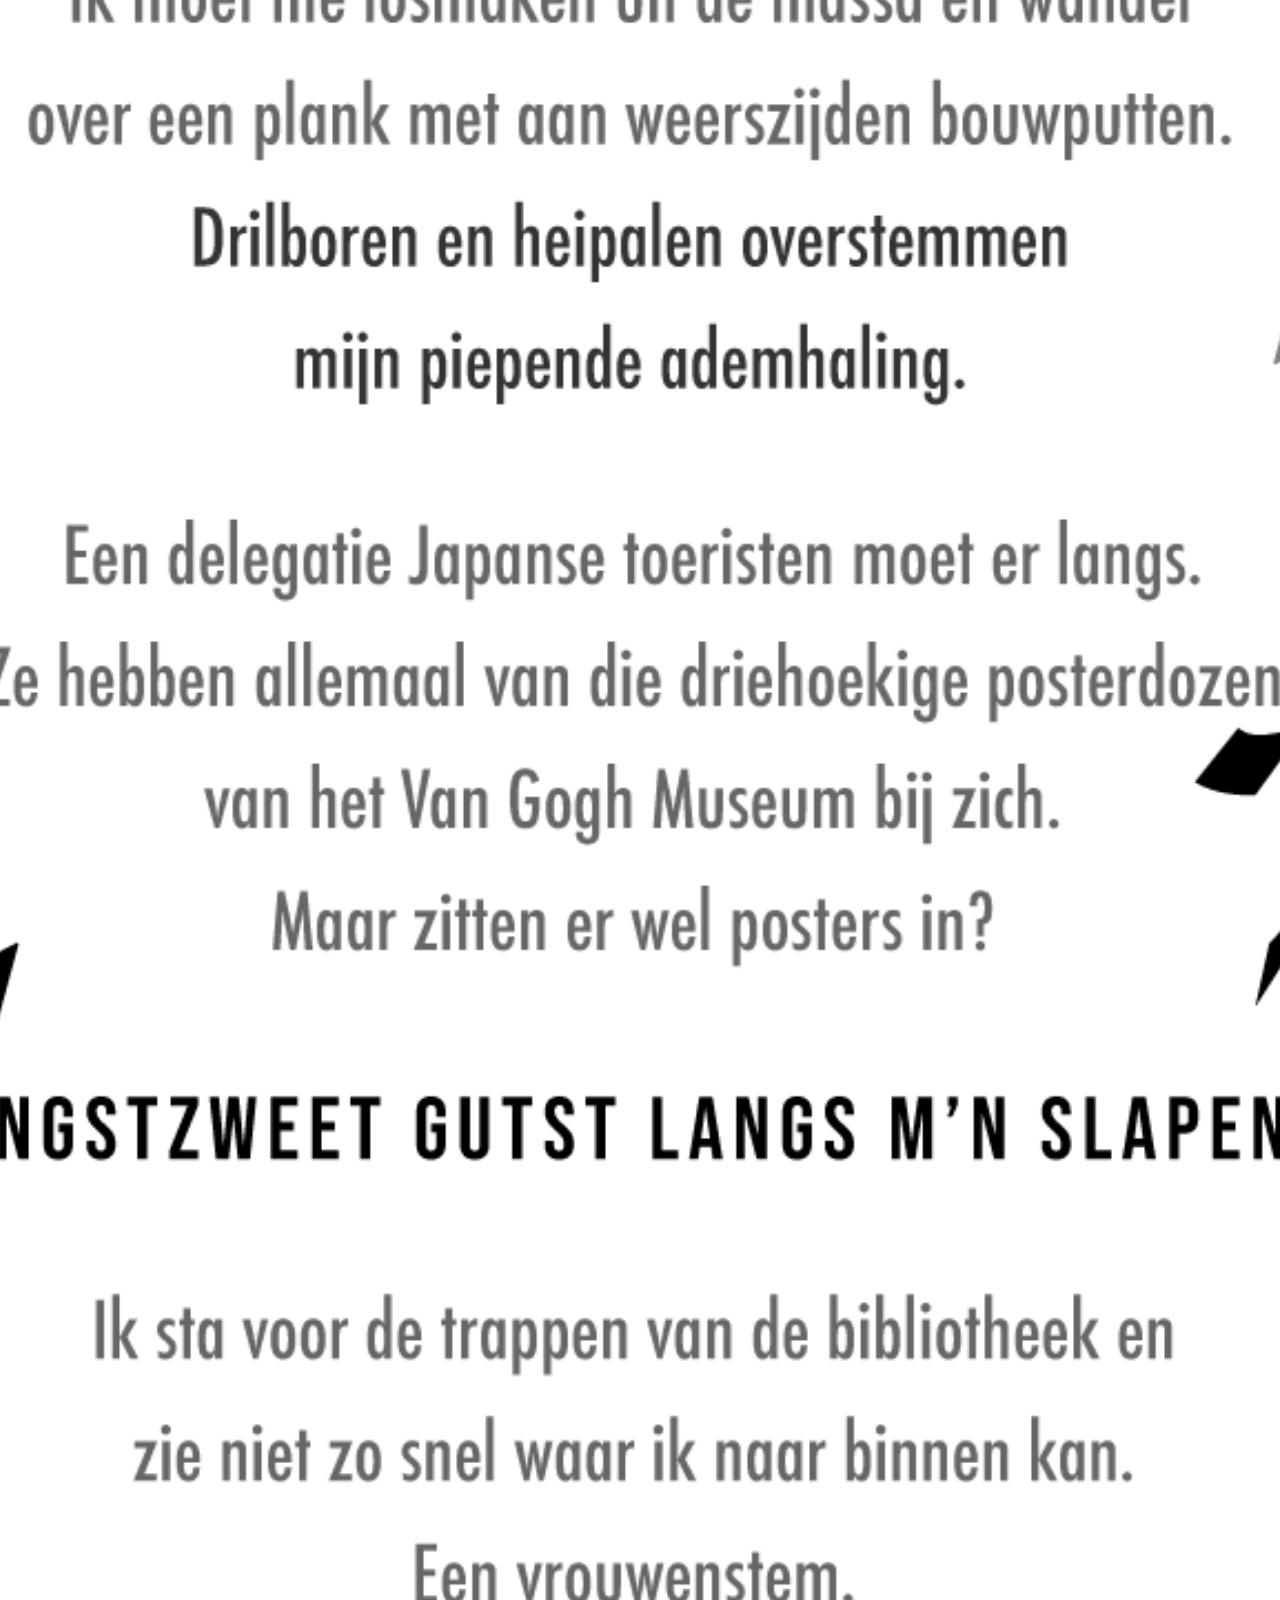
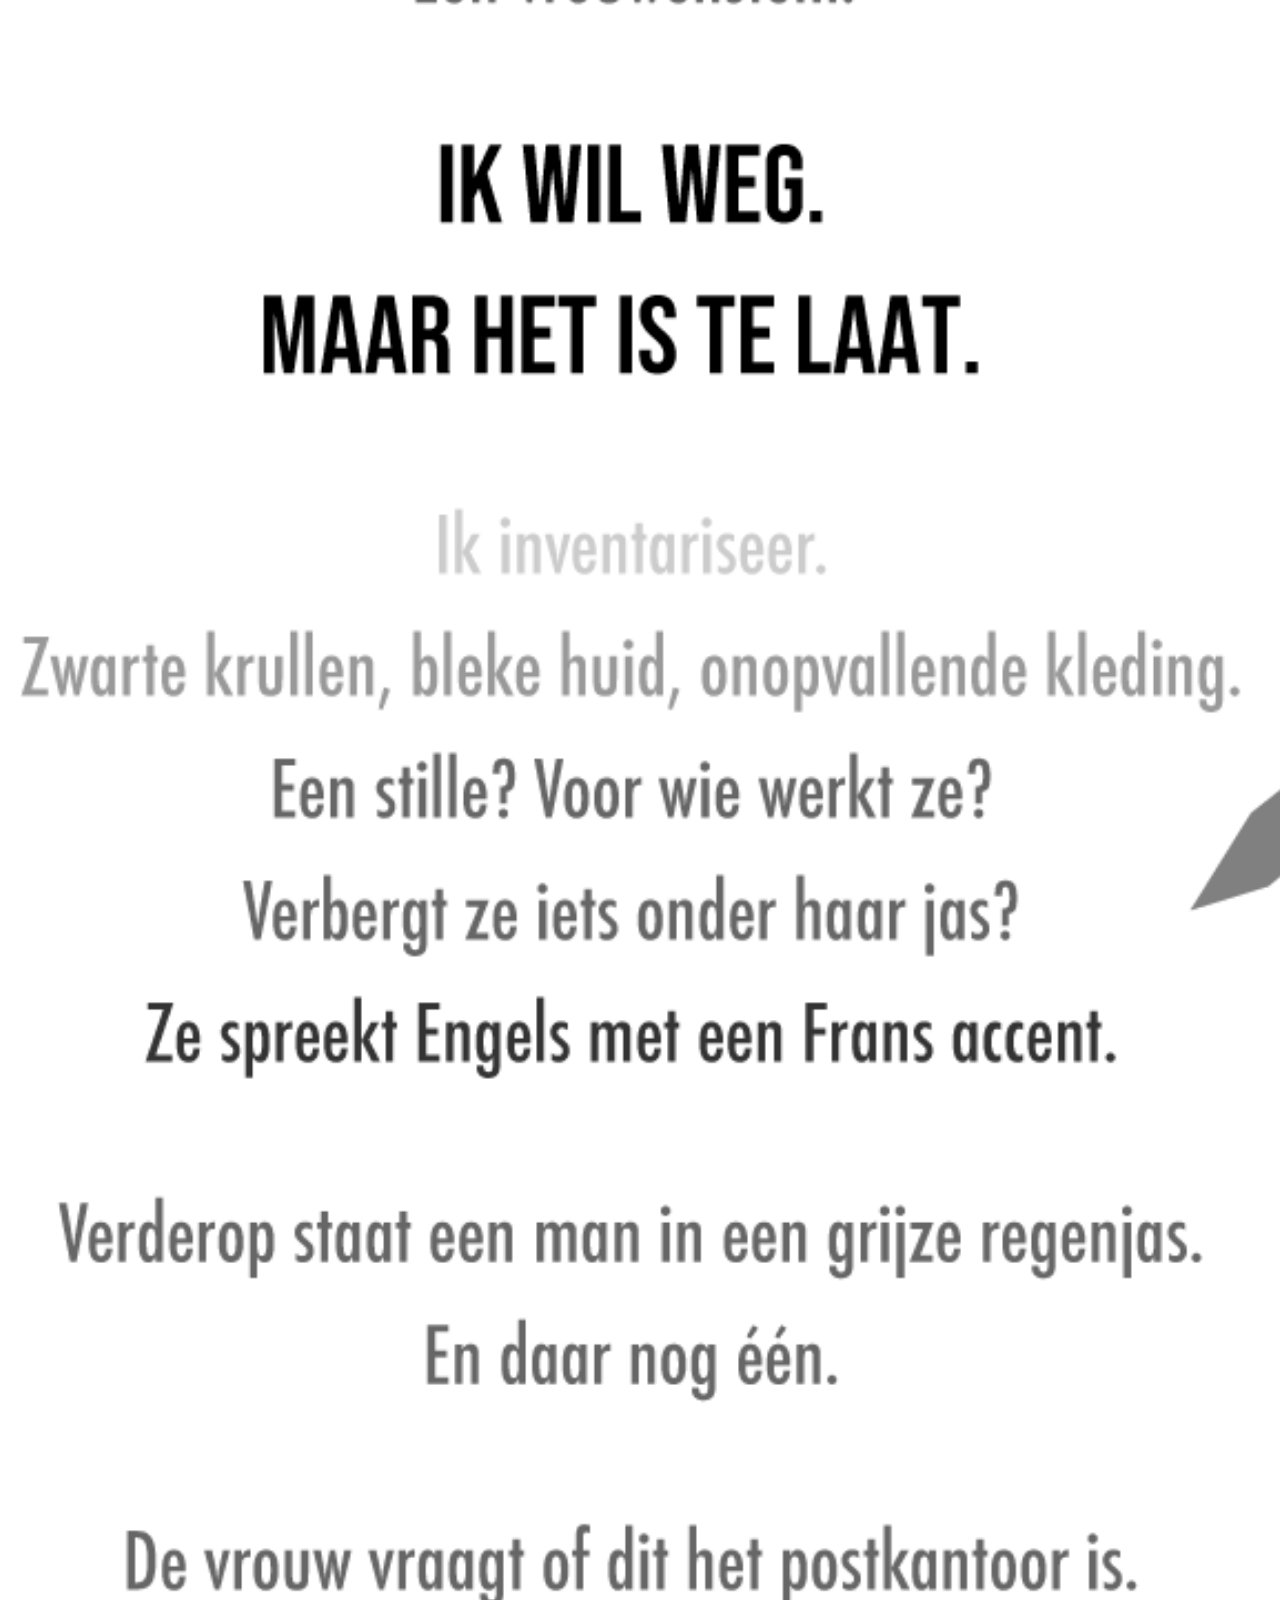
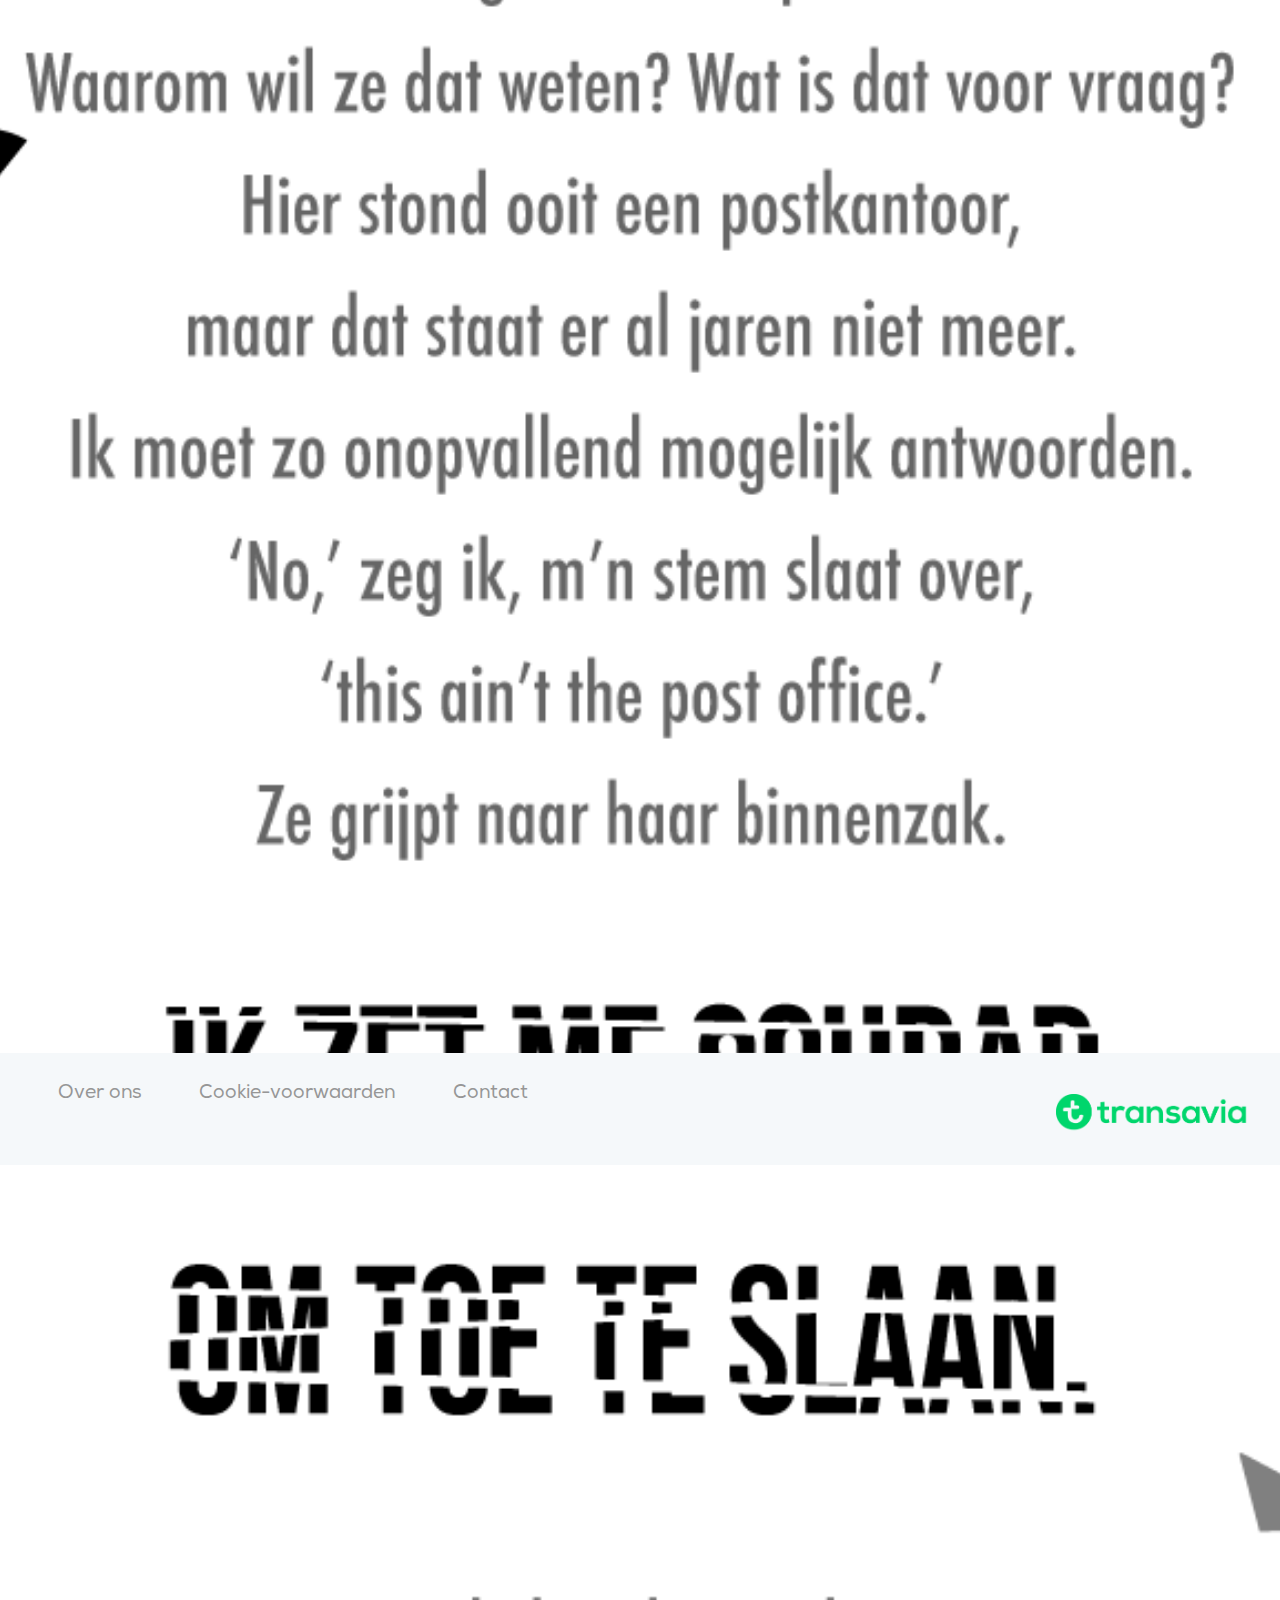
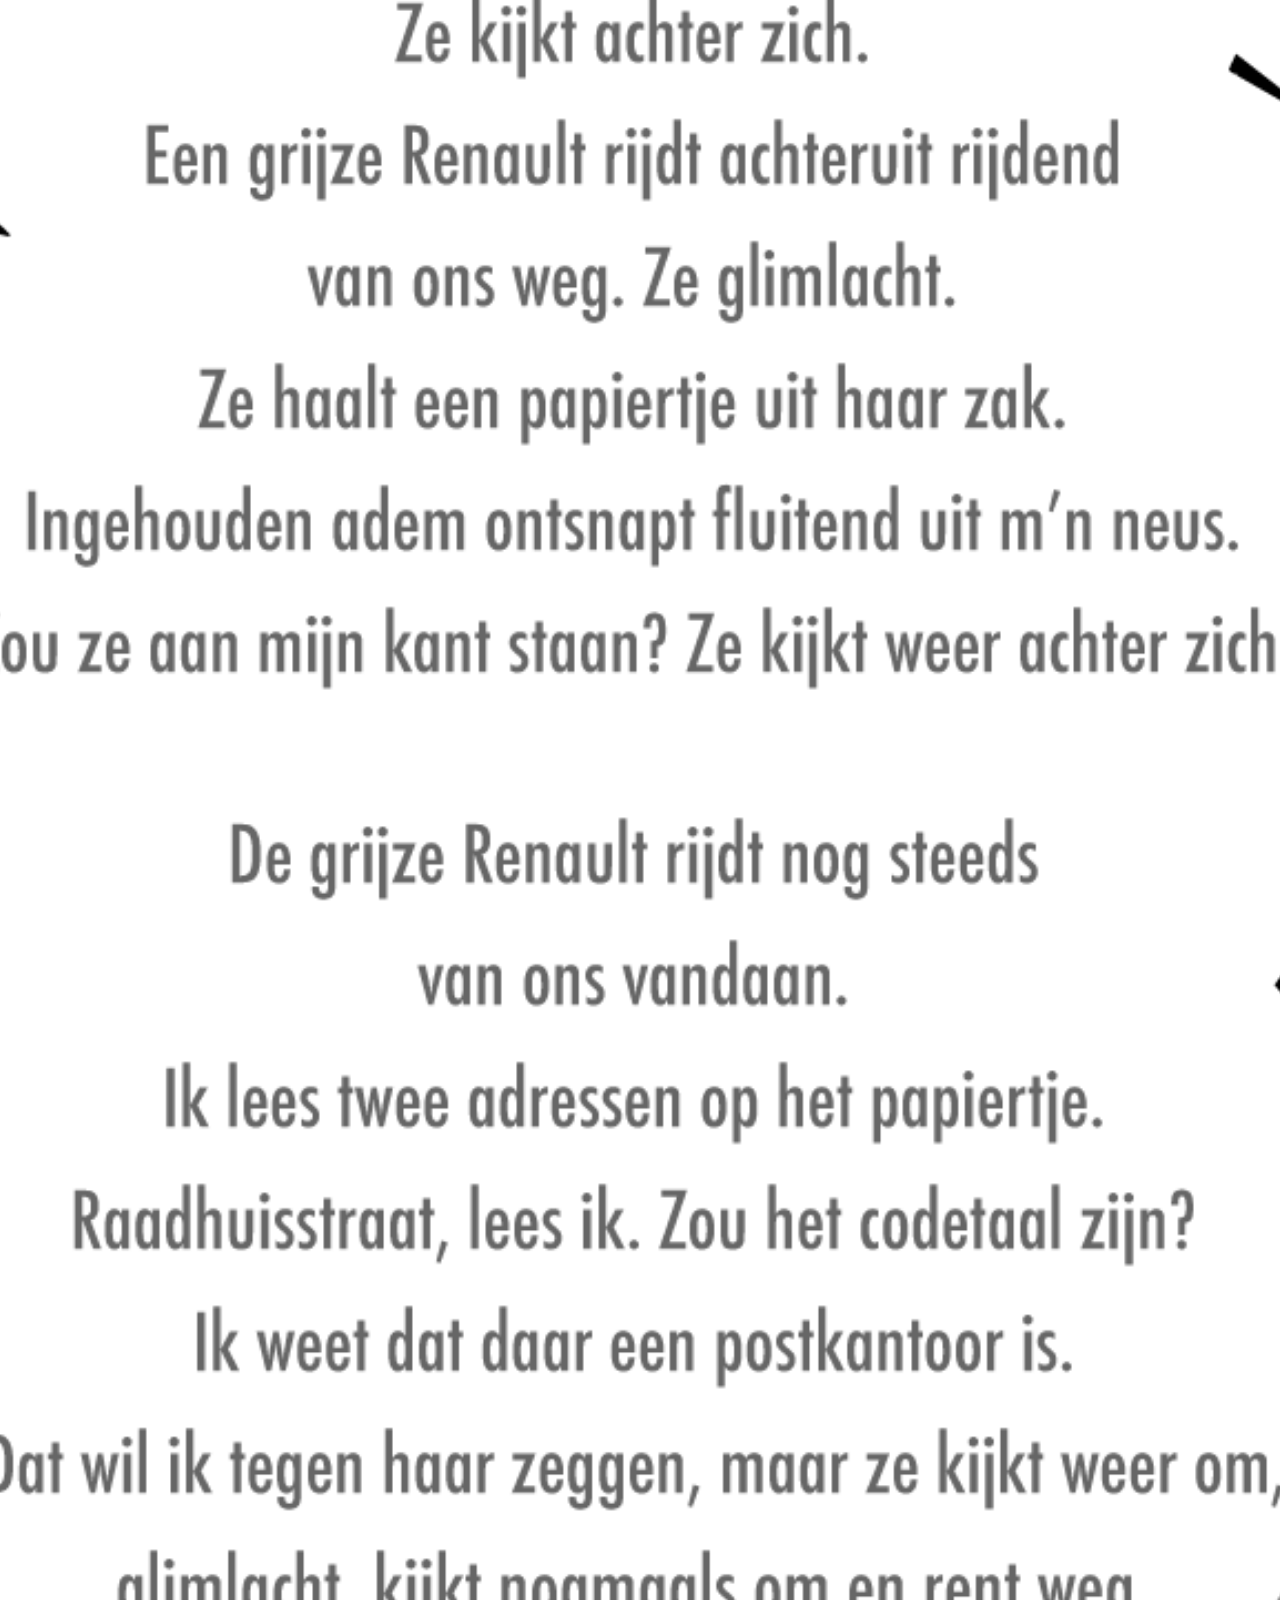
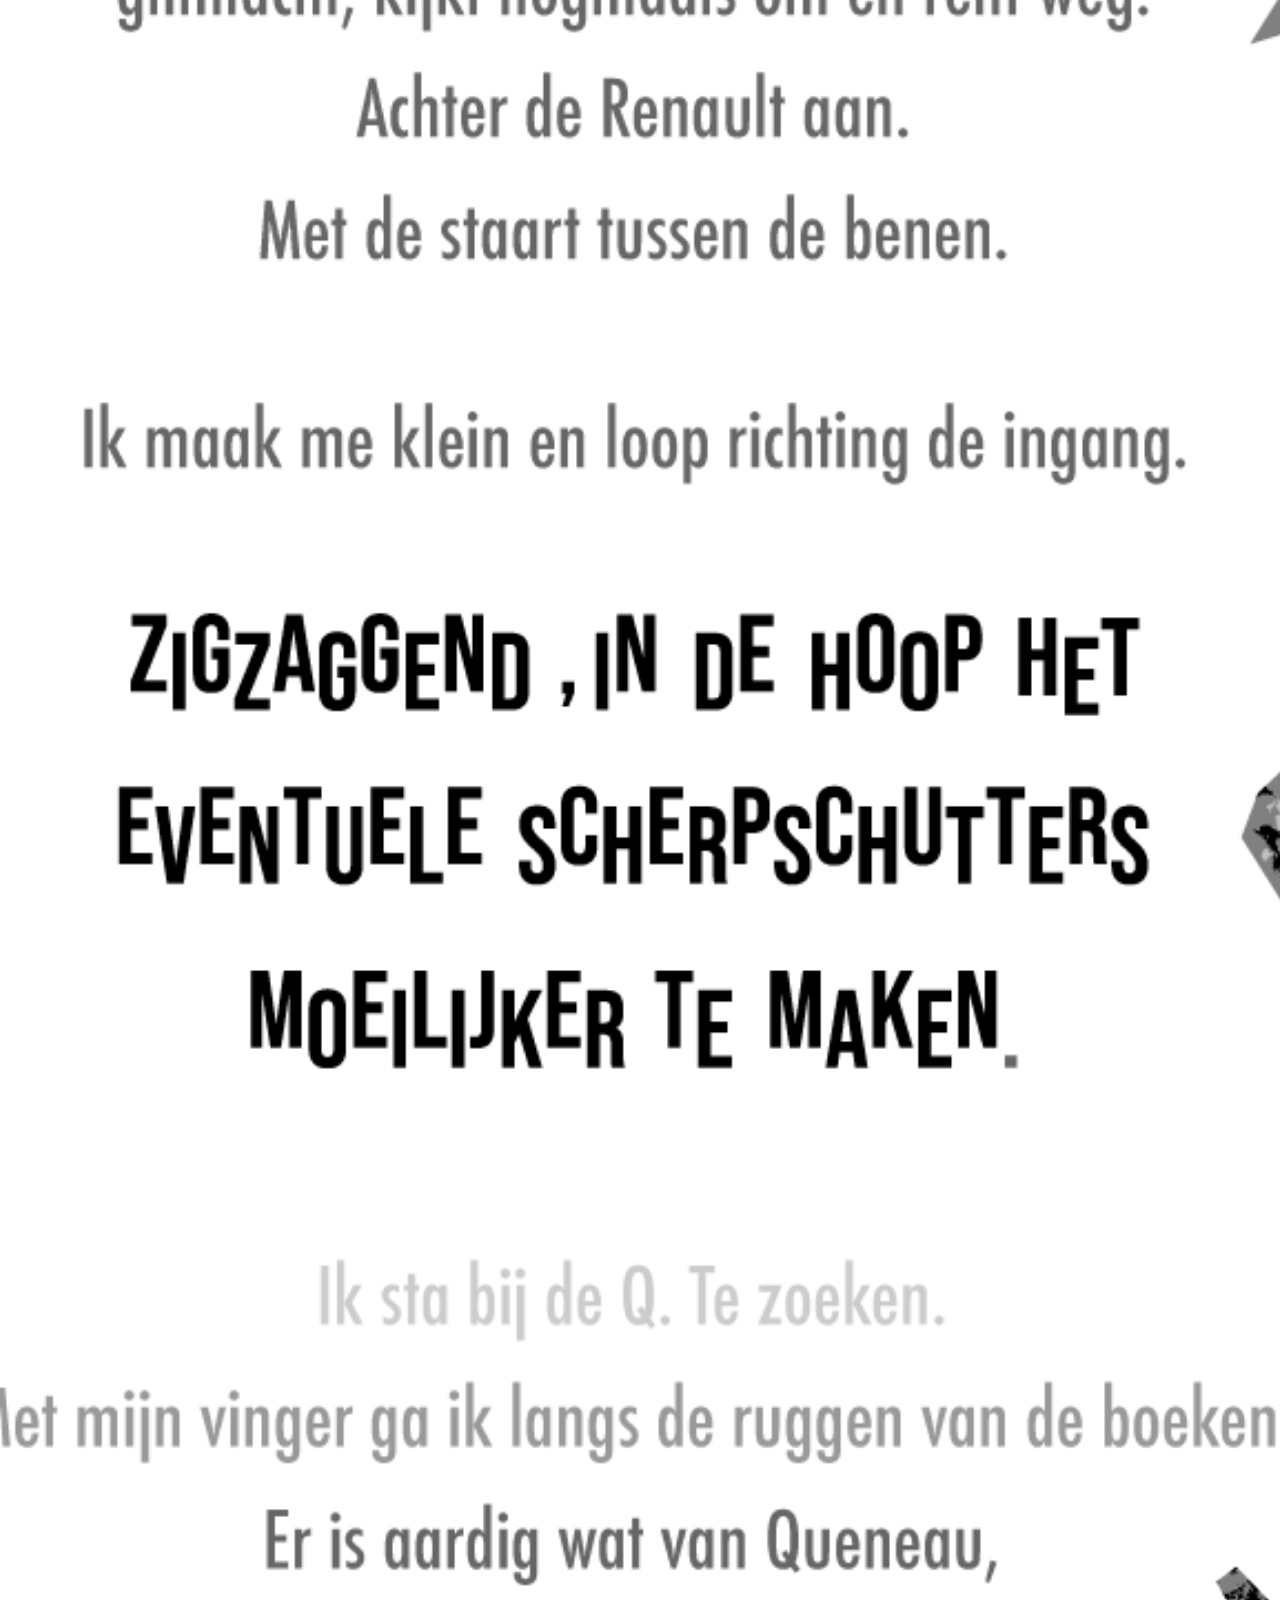
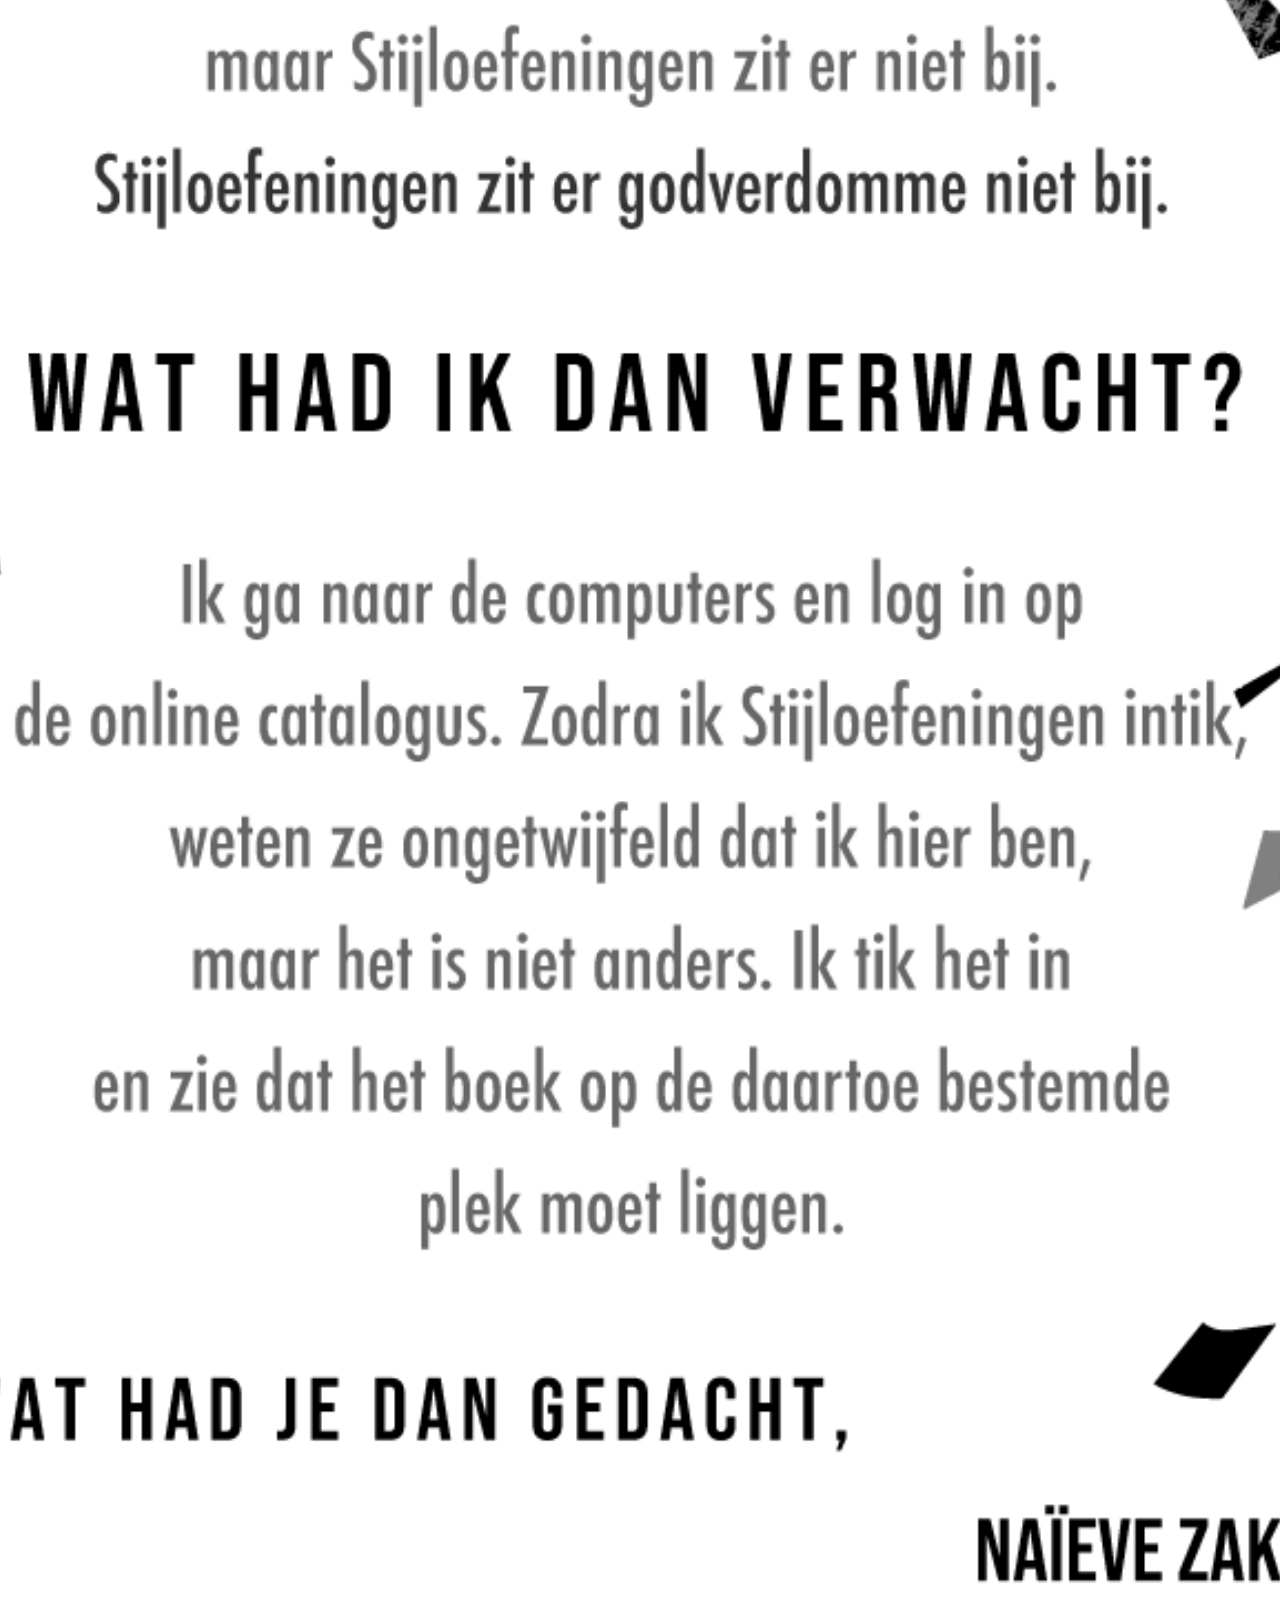
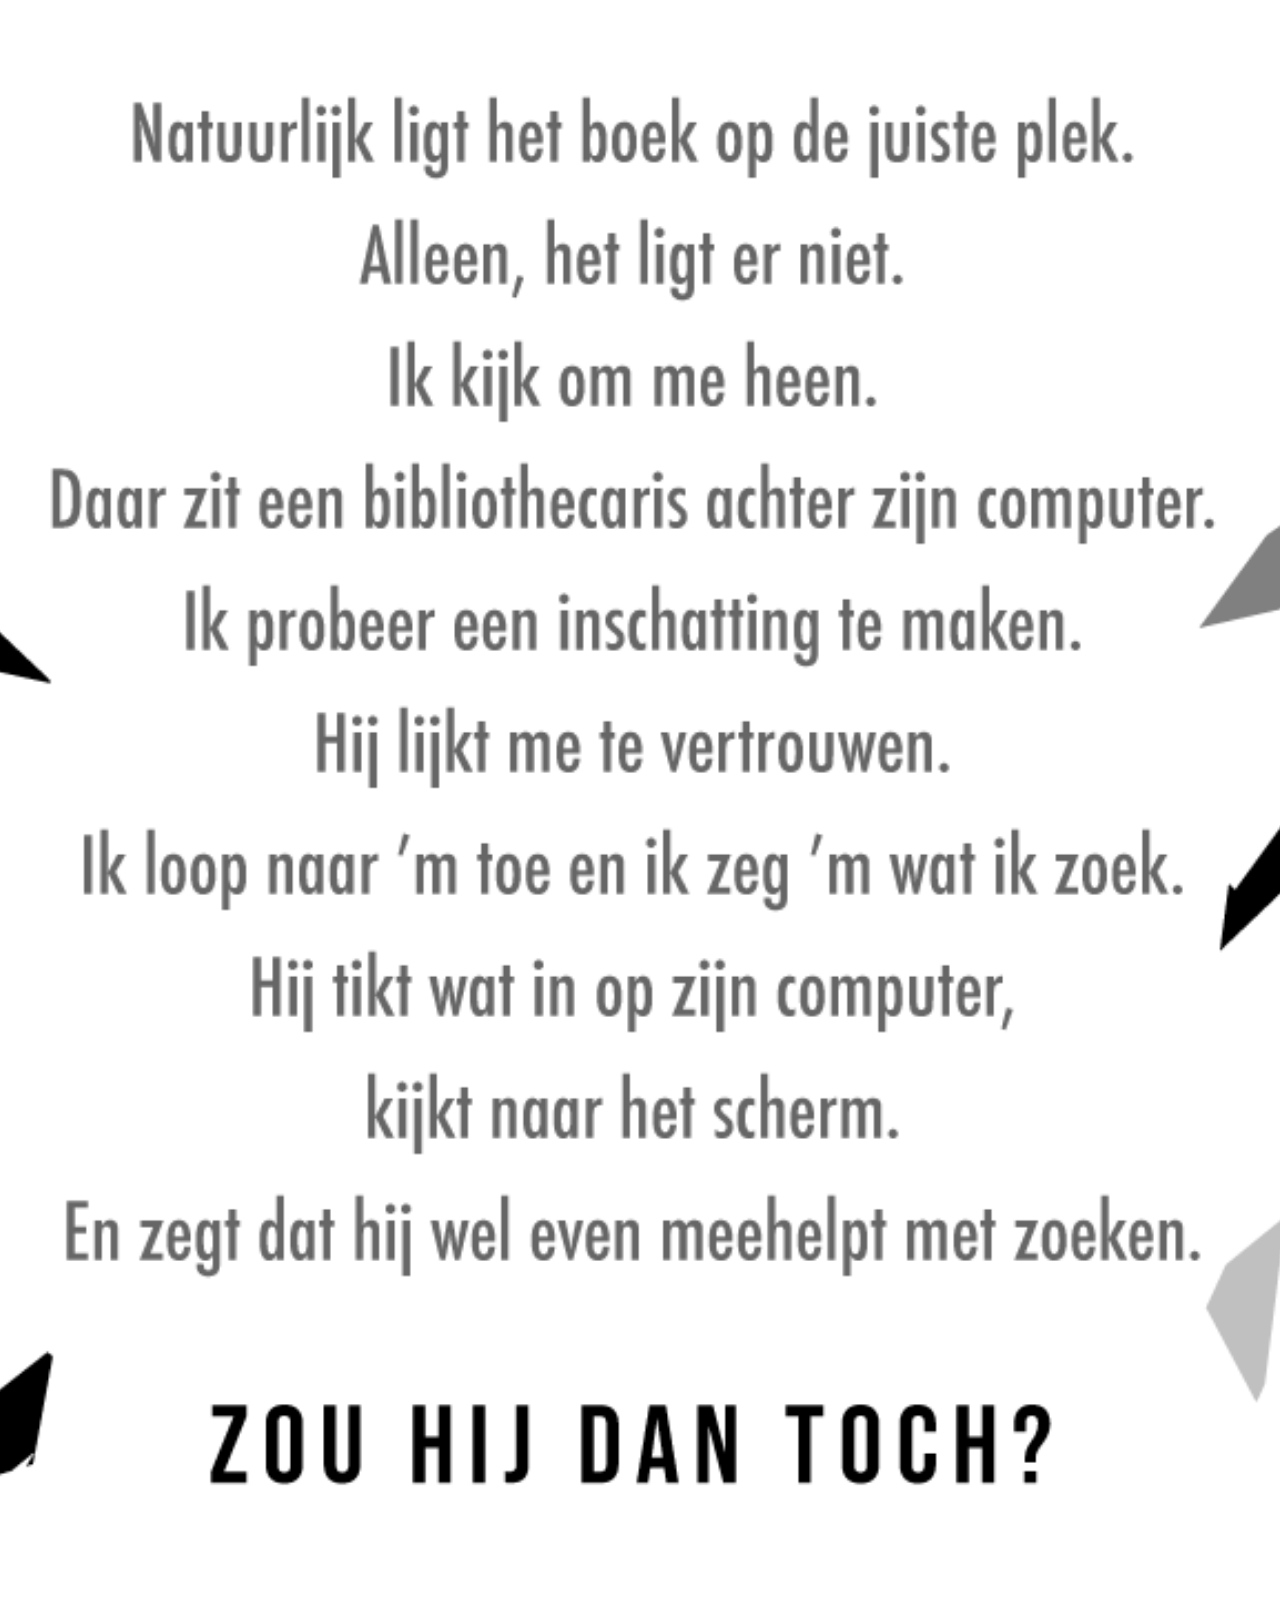
<file: paranoia.html>
<!DOCTYPE html>
<html lang="nl">

<head>
	<meta charset="UTF-8">
	<meta name="viewport" content="initial-scale=1">
	<title>Paranoia | 99 verhalen voor op reis</title>
	<link rel="stylesheet" href="css/styles.css">
</head>

<body class="no-background">
	<header>
		<div id="header-top">
			<a href="index.html"><img src="images/transavia.png" alt="Transavia logo"></a>
			<a href="mijnverhalen.html">
				<h2>Mijn verhalen</h2>
				<img src="images/verhalen.png" alt="Hart met boek voor mijn verhalen">
			</a>
			<a href="login.html">
				<h2>Profiel</h2>
				<img src="images/profiel.png" alt="Profiel bekijken">
			</a>
		</div>
		<nav>
			<ul>
				<li><a href="">Verhalen
				</a></li>
				<li><a href="">Bundels</a></li>
				<li><a href="">Sferen</a>
					<ul>
						<li><a href="">Nonfictie</a></li>
						<li><a href="">Fictie</a></li>
						<li><a href="">Positief</a></li>
						<li><a href="">Negatief</a></li>
						<li><a href="">Neutraal</a></li>
					</ul>
				</li>
				<li><a href="">Emoties</a>
					<ul>
						<li><a href="">Bang</a></li>
						<li><a href="">Boos</a></li>
						<li><a href="">Dramatisch</a></li>
						<li><a href="">Chagarijnig</a></li>
						<li><a href="">Enthousiast</a></li>
						<li><a href="">Romantisch</a></li>
						<li><a href="">Rustig</a></li>
						<li><a href="">Verdrietig</a></li>
						<li><a href="">Verveeld</a></li>
						<li><a href="">Verward</a></li>
						<li><a href="">Vrolijk</a></li>
					</ul>
				</li>
			</ul>
		</nav>
	</header>
	<section id="verhaalinfo">
		<a href="index.html" class="terug">Terug naar het overzicht</a>
		<h1>
			Paranoia
		</h1>
		<p>Waardering</p>
		<button><img src="images/favoriet.png" alt="toevoegen aan favorieten">Favoriet</button>
	</section>
	<section id="img-verhaal">
		<img src="images/verhaalMobiel.png" alt="afbeelding verhaal">
		<img src="images/verhaalMobiel.png" alt="afbeelding verhaal">
		<img src="images/verhaalMobiel.png" alt="afbeelding verhaal">
	</section>
	<footer>
		<a href="">Over ons</a>
		<a href="">Cookie-voorwaarden</a>
		<a href="">Contact</a>
		<img src="images/transavia.png" alt="transavia logo">
	</footer>
</body>

</html>
</file>
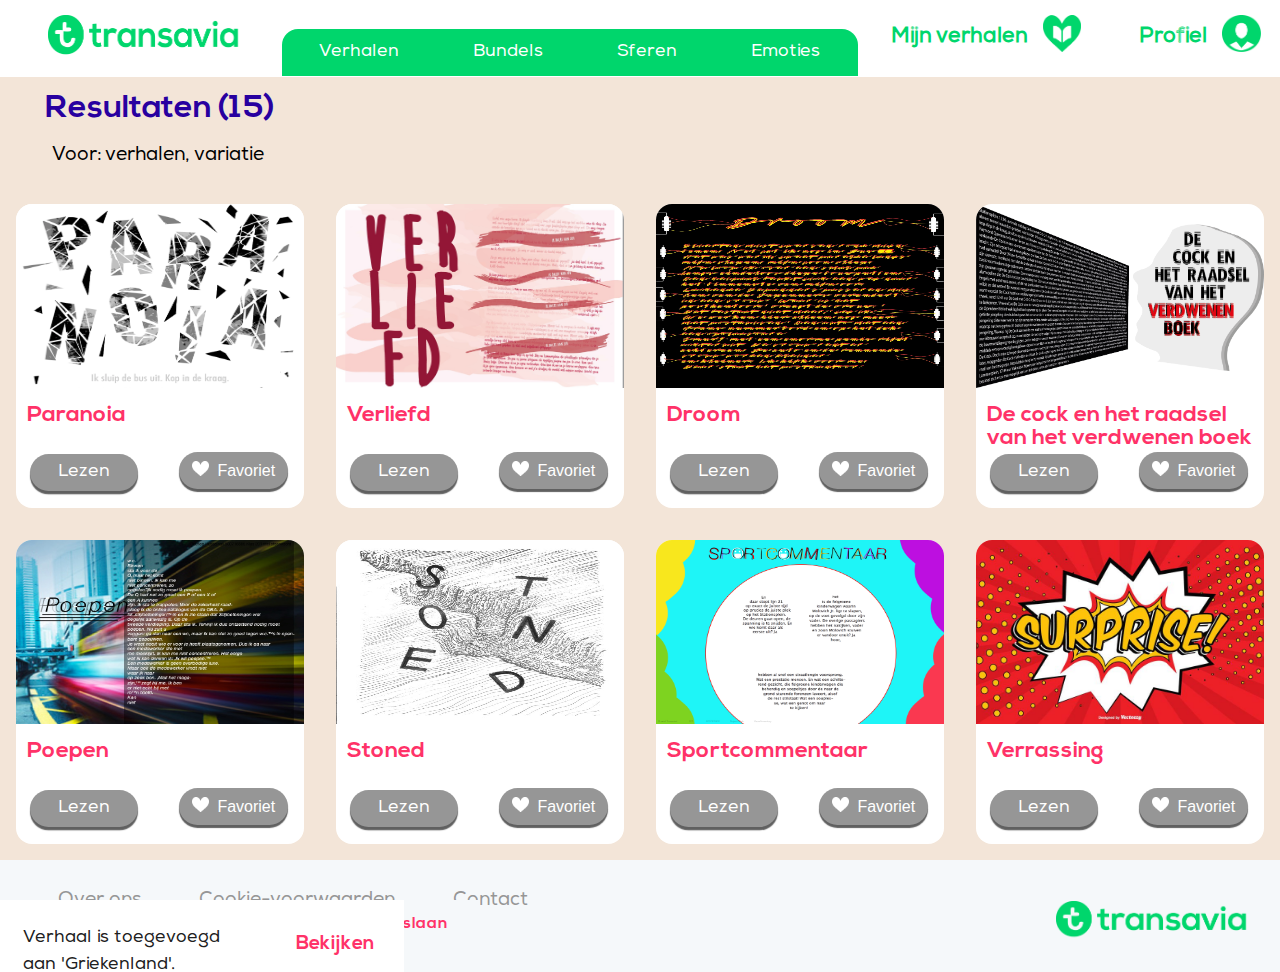
<file: resultaat.html>
<!DOCTYPE html>
<html lang="nl">

<head>
	<meta charset="UTF-8">
	<meta name="viewport" content="initial-scale=1">
	<title>Resultaten (15) | 99 verhalen voor op reis</title>
	<link rel="stylesheet" href="css/styles.css">
</head>

<body class="no-background">
	<header>
		<div id="header-top">
			<a href="index.html"><img src="images/transavia.png" alt="Transavia logo"></a>
			<a href="mijnverhalen.html">
				<h2>Mijn verhalen</h2>
				<img src="images/verhalen.png" alt="Hart met boek voor mijn verhalen">
			</a>
			<a href="login.html">
				<h2>Profiel</h2>
				<img src="images/profiel.png" alt="Profiel bekijken">
			</a>
		</div>
		<nav>
			<ul>
				<li><a href="">Verhalen</a>
				</li>
				<li><a href="">Bundels</a></li>
				<li><a href="">Sferen</a>
					<ul>
						<li><a href="">Nonfictie</a></li>
						<li><a href="">Fictie</a></li>
						<li><a href="">Positief</a></li>
						<li><a href="">Negatief</a></li>
						<li><a href="">Neutraal</a></li>
					</ul>
				</li>
				<li><a href="">Emoties</a>
					<ul>
						<li><a href="">Bang</a></li>
						<li><a href="">Boos</a></li>
						<li><a href="">Dramatisch</a></li>
						<li><a href="">Chagarijnig</a></li>
						<li><a href="">Enthousiast</a></li>
						<li><a href="">Romantisch</a></li>
						<li><a href="">Rustig</a></li>
						<li><a href="">Verdrietig</a></li>
						<li><a href="">Verveeld</a></li>
						<li><a href="">Verward</a></li>
						<li><a href="">Vrolijk</a></li>
					</ul>
				</li>
			</ul>
		</nav>
	</header>
	<section class="pagina">
		<h1>Resultaten (15)</h1>
		<p>Voor: verhalen, variatie </p>
		<div>
			<article>
				<img src="images/paranoia.png" alt="afbeelding verhaal">
				<h3>Paranoia</h3>
				<a href="paranoia.html">Lezen</a>
				<footer>
					<button class="special"><img src="images/favoriet.png" alt="toevoegen aan favorieten">Favoriet</button>
				</footer>
			</article>
			<article>
				<img src="images/verliefd.jpeg" alt="afbeelding verhaal">
				<h3>Verliefd</h3>
				<a href="paranoia.html">Lezen</a>
				<footer>
					<button class="special"><img src="images/favoriet.png" alt="toevoegen aan favorieten">Favoriet</button>
				</footer>
			</article>
			<article>
				<img src="images/droom.jpeg" alt="afbeelding verhaal">
				<h3>Droom</h3>
				<a href="paranoia.html">Lezen</a>
				<footer>
					<button><img src="images/favoriet.png" alt="toevoegen aan favorieten">Favoriet</button>
				</footer>
			</article>
			<article>
				<img src="images/deCock.png" alt="afbeelding verhaal">
				<h3>De cock en het raadsel van het verdwenen boek</h3>
				<a href="paranoia.html">Lezen</a>
				<footer>
					<button><img src="images/favoriet.png" alt="toevoegen aan favorieten">Favoriet</button>
				</footer>
			</article>
			<article>
				<img src="images/poepen.jpeg" alt="afbeelding verhaal">
				<h3>Poepen</h3>
				<a href="paranoia.html">Lezen</a>
				<footer>
					<button><img src="images/favoriet.png" alt="toevoegen aan favorieten">Favoriet</button>
				</footer>
			</article>
			<article>
				<img src="images/stoned.jpeg" alt="afbeelding verhaal">
				<h3>Stoned</h3>
				<a href="paranoia.html">Lezen</a>
				<footer>
					<button><img src="images/favoriet.png" alt="toevoegen aan favorieten">Favoriet</button>
				</footer>
			</article>
			<article>
				<img src="images/sportcommentaar.jpeg" alt="afbeelding verhaal">
				<h3>Sportcommentaar</h3>
				<a href="sportcommentaar.html">Lezen</a>
				<footer>
					<button><img src="images/favoriet.png" alt="toevoegen aan favorieten">Favoriet</button>
				</footer>
			</article>
			<article>
				<img src="images/verrassing.jpg" alt="afbeelding verhaal">
				<h3>Verrassing</h3>
				<a href="verassing.html">Lezen</a>
				<footer>
					<button><img src="images/favoriet.png" alt="toevoegen aan favorieten">Favoriet</button>
				</footer>
			</article>
		</div>
	</section>
	<section id="kies-lijst" class="">
		<button>Overslaan</button>
		<h1>Voeg 'Paranoia' toe aan een lijst:</h1>
		<button>Griekenland</button>
		<button>Rustgevend</button>
		<a href="">Maak een nieuwe lijst</a>
	</section>
	<section id="toegevoegd-lijst" class="">
		<p>Verhaal is toegevoegd aan 'Griekenland'.</p>
		<a href="griekenland.html">Bekijken</a>
	</section>
	<footer>
		<a href="">Over ons</a>
		<a href="">Cookie-voorwaarden</a>
		<a href="">Contact</a>
		<img src="images/transavia.png" alt="transavia logo">
	</footer>
	<script src="js/script.js"></script>
</body>

</html>
</file>
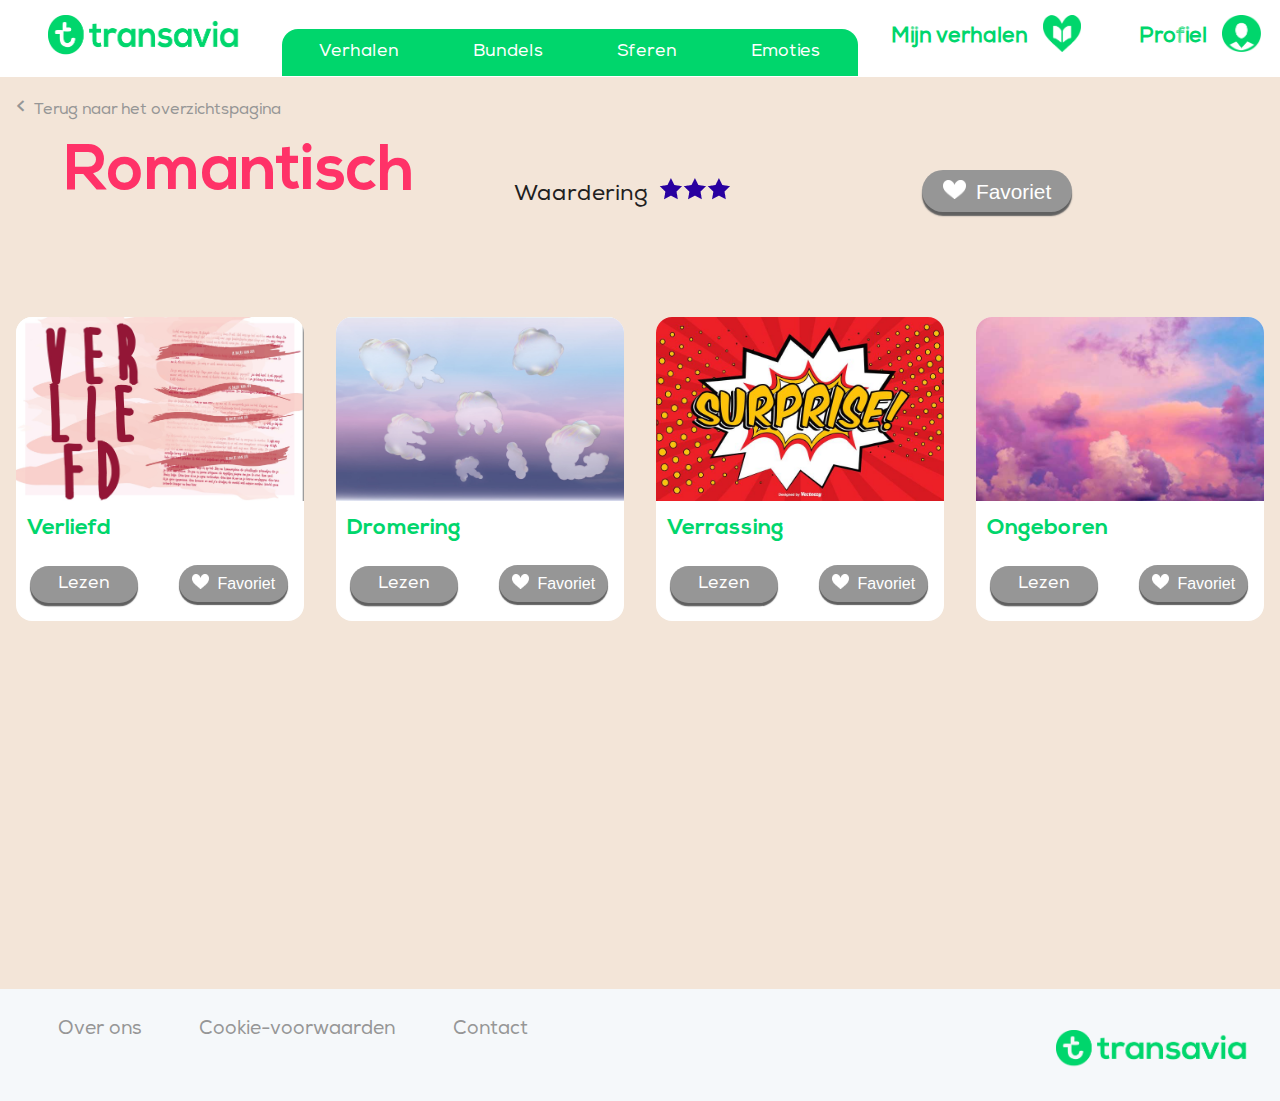
<file: romantisch.html>
<!DOCTYPE html>
<html lang="nl">

<head>
	<meta charset="UTF-8">
	<meta name="viewport" content="initial-scale=1">
	<title>Paranoia | 99 verhalen voor op reis</title>
	<link rel="stylesheet" href="css/styles.css">
</head>

<body class="no-background">
	<header>
		<div id="header-top">
			<a href="index.html"><img src="images/transavia.png" alt="Transavia logo"></a>
			<a href="mijnverhalen.html">
				<h2>Mijn verhalen</h2>
				<img src="images/verhalen.png" alt="Hart met boek voor mijn verhalen">
			</a>
			<a href="login.html">
				<h2>Profiel</h2>
				<img src="images/profiel.png" alt="Profiel bekijken">
			</a>
		</div>
		<nav>
			<ul>
				<li><a href="">Verhalen
				</a></li>
				<li><a href="">Bundels</a></li>
				<li><a href="">Sferen</a>
					<ul>
						<li><a href="">Nonfictie</a></li>
						<li><a href="">Fictie</a></li>
						<li><a href="">Positief</a></li>
						<li><a href="">Negatief</a></li>
						<li><a href="">Neutraal</a></li>
					</ul>
				</li>
				<li><a href="">Emoties</a>
					<ul>
						<li><a href="">Bang</a></li>
						<li><a href="">Boos</a></li>
						<li><a href="">Dramatisch</a></li>
						<li><a href="">Chagarijnig</a></li>
						<li><a href="">Enthousiast</a></li>
						<li><a href="">Romantisch</a></li>
						<li><a href="">Rustig</a></li>
						<li><a href="">Verdrietig</a></li>
						<li><a href="">Verveeld</a></li>
						<li><a href="">Verward</a></li>
						<li><a href="">Vrolijk</a></li>
					</ul>
				</li>
			</ul>
		</nav>
	</header>
	<section id="verhaalinfo">
		<a href="index.html" class="terug">Terug naar het overzichtspagina</a>
		<h1>
			Romantisch
		</h1>
		<p>Waardering</p>
		<button><img src="images/favoriet.png" alt="toevoegen aan favorieten">Favoriet</button>
	</section>
	<section class="pagina">
		<div>
			<article>
				<img src="images/verliefd.jpeg" alt="afbeelding verhaal">
				<h3>Verliefd</h3>
				<a href="paranoia.html">Lezen</a>
				<footer>
					<button><img src="images/favoriet.png" alt="toevoegen aan favorieten">Favoriet</button>
				</footer>
			</article>
			<article>
				<img src="images/Dromerig.jpeg" alt="afbeelding verhaal">
				<h3>Dromering</h3>
				<a href="dromerig.html">Lezen</a>
				<footer>
					<button class="special"><img src="images/favoriet.png" alt="toevoegen aan favorieten">Favoriet</button>
				</footer>
			</article>
			<article>
				<img src="images/verrassing.jpg" alt="afbeelding verhaal">
				<h3>Verrassing</h3>
				<a href="verassing.html">Lezen</a>
				<footer>
					<button><img src="images/favoriet.png" alt="toevoegen aan favorieten">Favoriet</button>
				</footer>
			</article>
			<article>
				<img src="images/ongeboren.jpg" alt="afbeelding verhaal">
				<h3>Ongeboren</h3>
				<a href="ongeboren.html">Lezen</a>
				<footer>
					<button class="special"><img src="images/favoriet.png" alt="toevoegen aan favorieten">Favoriet</button>
				</footer>
			</article>
		</div>
	</section>
	<footer>
		<a href="">Over ons</a>
		<a href="">Cookie-voorwaarden</a>
		<a href="">Contact</a>
		<img src="images/transavia.png" alt="transavia logo">
	</footer>
</body>

</html>
</file>
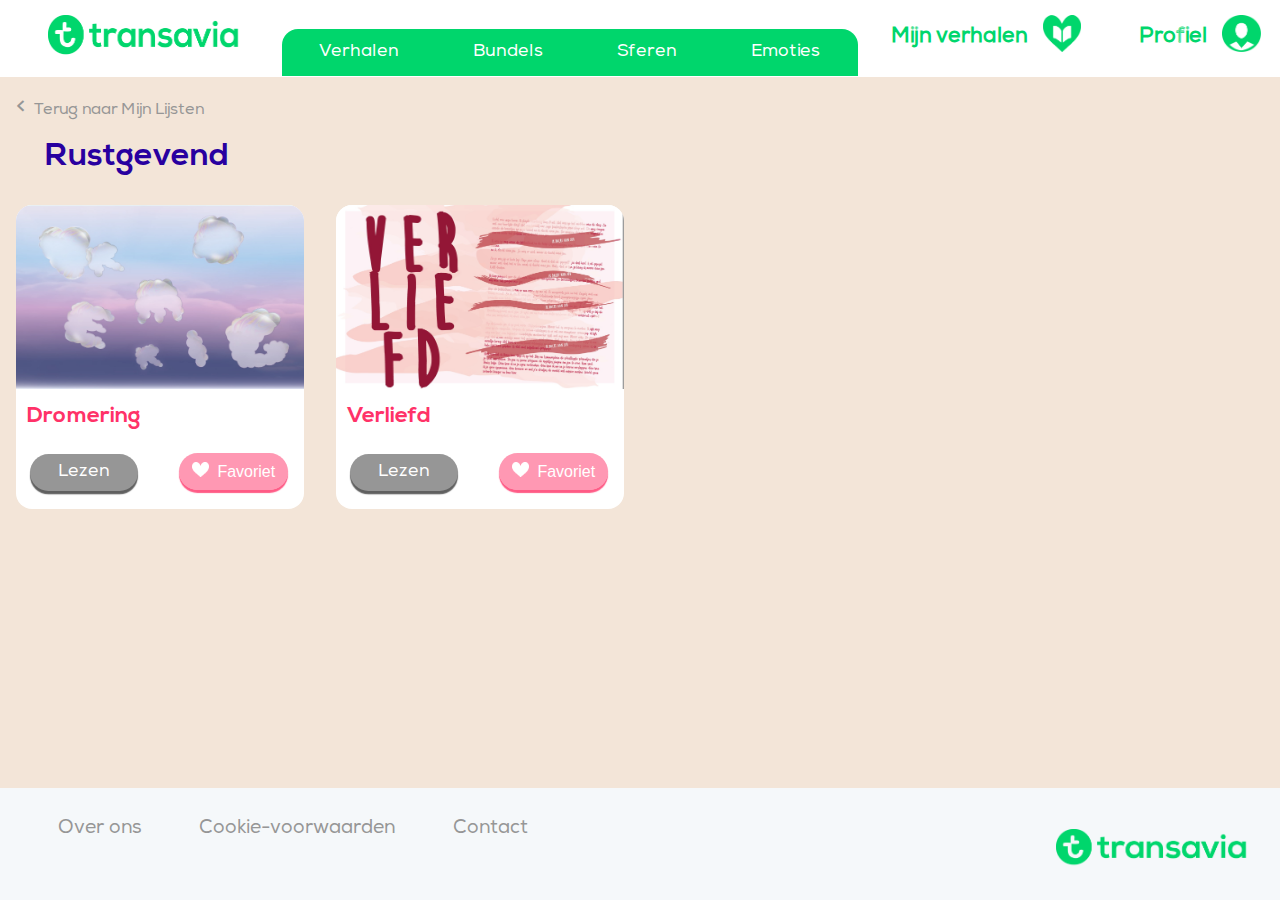
<file: rustgevend.html>
<!DOCTYPE html>
<html lang="nl">

<head>
	<meta charset="UTF-8">
	<meta name="viewport" content="initial-scale=1">
	<title>Lijst: Griekenland | 99 verhalen voor op reis</title>
	<link rel="stylesheet" href="css/styles.css">
</head>

<body class="no-background">
	<header>
		<div id="header-top">
			<a href="index.html"><img src="images/transavia.png" alt="Transavia logo"></a>
			<a href="mijnverhalen.html">
				<h2>Mijn verhalen</h2>
				<img src="images/verhalen.png" alt="Hart met boek voor mijn verhalen">
			</a>
			<a href="login.html">
				<h2>Profiel</h2>
				<img src="images/profiel.png" alt="Profiel bekijken">
			</a>
		</div>
		<nav>
			<ul>
				<li><a href="">Verhalen</a>
				</li>
				<li><a href="">Bundels</a></li>
				<li><a href="">Sferen</a>
					<ul>
						<li><a href="">Nonfictie</a></li>
						<li><a href="">Fictie</a></li>
						<li><a href="">Positief</a></li>
						<li><a href="">Negatief</a></li>
						<li><a href="">Neutraal</a></li>
					</ul>
				</li>
				<li><a href="">Emoties</a>
					<ul>
						<li><a href="">Bang</a></li>
						<li><a href="">Boos</a></li>
						<li><a href="">Dramatisch</a></li>
						<li><a href="">Chagarijnig</a></li>
						<li><a href="">Enthousiast</a></li>
						<li><a href="">Romantisch</a></li>
						<li><a href="">Rustig</a></li>
						<li><a href="">Verdrietig</a></li>
						<li><a href="">Verveeld</a></li>
						<li><a href="">Verward</a></li>
						<li><a href="">Vrolijk</a></li>
					</ul>
				</li>
			</ul>
		</nav>
	</header>
	<section class="pagina">
		<a href="mijnlijsten.html" class="terug">Terug naar Mijn Lijsten</a>
		<h1>Rustgevend</h1>
		<div class="fav-verhalen">
			<article>
				<img src="images/Dromerig.jpeg" alt="afbeelding verhaal">
				<h3>Dromering</h3>
				<a href="dromerig.html">Lezen</a>
				<footer>
					<button class="special"><img src="images/favoriet.png" alt="toevoegen aan favorieten">Favoriet</button>
				</footer>
			</article>
			<article>
				<img src="images/verliefd.jpeg" alt="afbeelding verhaal">
				<h3>Verliefd</h3>
				<a href="verliefd.html">Lezen</a>
				<footer>
					<button class="special"><img src="images/favoriet.png" alt="toevoegen aan favorieten">Favoriet</button>
				</footer>
			</article>
		</div>
	</section>
	<footer>
		<a href="">Over ons</a>
		<a href="">Cookie-voorwaarden</a>
		<a href="">Contact</a>
		<img src="images/transavia.png" alt="transavia logo">
	</footer>
</body>
</html>
</file>
<file: css/styles.css>
/*GENERIEKE STYLES*/

@font-face {
	font-family: "Nexa Regular";
	src: url("../fonts/NexaRegular.ttf")
}

@font-face {
	font-family: "Nexa Bold";
	src: url("../fonts/NexaBold.ttf")
}

html {
	height: 100%;
}

body {
	background-image: url("../images/achtergrond.jpg");
	background-repeat: no-repeat;
	display: flex;
	flex-direction: column;
	font-family: "Nexa Bold", helvetica, sans-serif;
	margin: 0;
	min-height: 100%;
	transition: all 1s;
}

h1 {
	color: white;
	font-size: 2em;
	text-align: center;
}

h2 {
	color: #00d66c;
	font-size: 2.5em;
	margin: 0;
	padding: 0.8em 0em 0.6em 0.5em;
}

h3 {
	color: #ff3268;
	font-size: 1.4em;
	margin: .55em 0 .5em;
	padding-left: 0.5em;
}

p {
	color: #202020;
	font-family: "Nexa Regular", helvetica, sans-serif;
	font-size: 1.2em;
	line-height: 1.5em;
}

a {
	color: #969696;
	font-family: "Nexa Regular", helvetica, sans-serif;
	font-size: 1.2em;
	text-decoration: none;
	transition: all .3s;
}

a:hover {
	color: #2800a0;
}

button {
	transition: all .25s;
}

article {
	background-color: white;
	border-radius: 1em;
	flex-shrink: 0;
	height: 19em;
	margin: 0 1.5em;
	position: relative;
	width: 18em;
}

article > img {
	border-top-left-radius: 1em;
	border-top-right-radius: 1em;
	height: 11.5em;
}

img {
	display: inline-block;
	width: 100%;
}

ul {
	background-color: #00d66c;
	list-style: none;
	margin: 0;
}

/*HEADER*/

/*witte deel*/

header div {
	background-color: white;
	display: flex;
}

header img {
	height: 1.9em;
	padding: 0.8em 1em 0.4em 1em;
	width: 2em;
}

header img:first-child {
	height: 55%;
	width: 10em;
}

header a:nth-of-type(1) {
	margin-right: auto;
}

/* titels alleen bij breeder display*/

header div h2 {
	display: none;
}

/*groene deel*/

nav a {
	color: white;
	font-family: 'Nexa Regular', helvetica, sans-serif;
	font-size: 1.1em;
}

nav > ul {
	display: flex;
	justify-content: space-around;
	padding: 0.8em 0;
}

nav a:hover,
nav a:active {
	color: #2800a0;
}

nav > ul > li {
	position: relative;
}

nav ul li:hover > ul {
	display: block;
}

nav ul ul {
	display: none;
	font-family: "Nexa Regular", helvetica, sans-serif;
	line-height: 200%;
	margin-left: -3em;
	margin-top: 2em;
	padding: 0 1em;
	position: absolute;
	top: 0;
	width: 9.8em;
}

/*FORMULIER*/

form {
	background-color: rgba(255, 255, 255, 0.9);
	border-radius: 1em;
	margin: 0 auto 2.7em;
	width: 20em;
}

form p {
	color: #202020;
	font-family: "Nexa Bold", helvetica, sans-serif;
	font-size: 1.2em;
	margin: 0;
	padding: 0 0 0.1em;
}

/*formulieren loginpagina ruimte geven*/

form[action=get]:nth-of-type(1) {
	margin-top: 2em;
}

fieldset {
	border: none;
}

fieldset div {
	display: flex;
	flex-direction: column;

}

legend {
	color: #ff3268;
	font-size: 2em;
	padding: 0.7em 0 0.5em;
	text-align: center;
}

label {
	color: #202020;
	font-size: 1.1em;
	padding: 0 0 0.5em;
}

input[type=text],
input[type=email],
input[type=password],
select {
	border: 1px solid #969696;
	border-radius: 0.3em;
	color: #969696;
	font-family: "Nexa Regular", helvetica, sans-serif;
	font-size: 1.1em;
	margin-bottom: 1.1em;
	padding: 0.4em;
	transition: all .5s;
	width: 94%;
}


select {
	height: 2em;
	width: 50%;
}

#intro label:nth-of-type(2),
#intro label:nth-of-type(3),
select,
input[type=radio],
#intro p {
	display: none;
}

input:hover,
select:hover {
	border: 1px solid #2800a0;
	color: #e6e6e6;
}

input:hover::placeholder {
	color: #e6e6e6;
}

input:focus,
select:focus {
	background-color: #e6e6e6;
	border: 0.5px solid #2800a0;
	color: #969696;
}

input:hover::placeholder {
	color: #e6e6e6;
}

input:invalid {
	border: 2px solid #ff3268;
}

input:focus:valid {
	border: 2px solid #4de298;
}

p label {
	color: #606060;
	font-family: 'Nexa Regular', helvetica, sans-serif;
	font-size: 1em;
	margin-left: 0.4em;
}

input[type=submit] {
	background-color: #ff3268;
	border: none;
	border-radius: 3em;
	box-shadow: 0 0.1875em 0.0625em #ca2b55;
	color: white;
	display: block;
	font-family: "Nexa Bold", helvetica, sans-serif;
	font-size: 1.4em;
	margin: 0.1em auto 0.5em;
	padding: 0.3em 1.6em;
	transition: all .5s;
}

input[type=submit]:hover {
	background-color: #ff658e;
}

input[type=submit]:active {
	box-shadow: 0 -0.1875em 0.0625em #ca2b55;
}

input[type=submit]:valid {
	border: 1px solid #ca2b55;
}

/*SECTIONS*/

/*BUTTONS ONDERAAN SECTION*/

section > footer {
	margin: 3.5em 0 0;
}

section footer a {
	background-color: #ff3268;
	border-radius: 2em;
	box-shadow: 0 0.1875em 0.0625em #ca2b55;
	color: white;
	display: block;
	font-family: "Nexa Bold", helvetica, sans-serif;
	margin: 2em auto;
	padding: 0.6em 1.6em;
	text-align: center;
	width: 6.2em;
}

section footer a:hover {
	background-color: #ff658e;
}

section footer a:active {
	box-shadow: 0 -0.1875em 0.0625em #ca2b55;
}

/*ARTICLES*/

/*scrollbaar maken*/

section div {
	display: flex;
	overflow-x: scroll;
}

/*buttons en links*/

button {
	border-radius: 2rem;
	bottom: 1.2em;
	font-size: 1em;
	padding: 0.55em 0.8em;
	right: 1em;
}

button img {
	margin-right: 0.5em;
	width: 1.1em;
}

article a {
	border-radius: 2em;
	bottom: 1em;
	font-size: 1.1em;
	left: .8em;
	padding: 0.45em 1.6em;
}

article a,
article button {
	background-color: #969696;
	border: none;
	box-shadow: 0 0.1875em 0.0625em #606060;
	color: white;
	position: absolute;
}

article a:hover,
article button:hover {
	background-color: #cccccc;
	color: white;
}

article a:active,
article button:active {
	background-color: #ff3268;
	box-shadow: 0 -0.1875em 0.0625em #120145;
}

/*section ONTDEKKEN*/

section:nth-of-type(2) {
	background-color: #f3e5d8;
	height: 43em;
}

/*titels articles groen*/

section:nth-of-type(2) h3 {
	color: #00d66c;
}

/*sorteerfunctie*/

#sorteren {
	display: flex;
	justify-content: flex-end;
	margin: 1em 1em 2em;

}

#sorteren p {
	font-family: nexabold;
	font-size: 1.2em;
	margin: 0.5em 0.2em 0 1em;
}

#sorteren button {
	background-color: #ffffff;
	border: none;
	box-shadow: none;
	font-family: "Nexa Regular", helvetica, sans-serif;
	font-size: 1em;
	padding: 0.2em 0.5em;
}

#sorteren button:nth-of-type(1) {
	background-color: #969696;
	border-bottom-left-radius: 1.5em;
	border-radius: 0;
	border-top-left-radius: 1.5em;
	color: white;
}

#sorteren button:nth-of-type(1):hover {
	background-color: #adadad;
}

#sorteren button:nth-of-type(1):active,
#sorteren button:nth-of-type(1):focus {
	background-color: #e6e6e6;
	color: #00d66c;
}

#sorteren button:nth-of-type(2) {
	border-bottom-right-radius: 1.5em;
	border-radius: 0;
	border-top-right-radius: 1.5em;
}

#sorteren button:nth-of-type(2):hover {
	background-color: #e6e6e6;
}

#sorteren button:nth-of-type(2):active,
#sorteren button:nth-of-type(2):focus {
	background-color: #e6e6e6;
	color: #00d66c;
}

/*'alle verhalen' button*/

section:nth-of-type(2) footer a {
	background-color: #00d66c;
	box-shadow: 0 0.1875em 0.0625em #1e9162;
}

section:nth-of-type(2) footer a:hover {
	background-color: #4de298;
}

section:nth-of-type(2) footer a:active {
	box-shadow: 0 -0.1875em 0.0625em #1e9162;
}

/*section BUNDELS*/

section:nth-of-type(3) {
	background-color: white;
	height: 47em;
}

section:nth-of-type(3) h2 {
	color: #ff3268;
}

section:nth-of-type(3) article {
	background-color: #f5f8fa;
	height: 28em;
}

article p {
	padding: 0 0.6em;
}

/*FOOTER PAGINA*/

body > footer {
	background-color: #f5f8fa;
	display: flex;
	flex-direction: column;
	margin-top: auto;

}

body > footer a {
	padding: 1em 0 0 1em;
}

body > footer a:hover {
	color: #2800a0;
}

body > footer img {
	margin: 1em auto;
	width: 12em;
}

/*PAGINA ZONDER ACHTERGROND*/

body.no-background {
	background-color: #f3e5d8;
	background-image: none;
	background-size: 100%;
}


/*VERHAALPAGINA*/

#img-verhaal {
	margin-bottom: 1150%;
}

section#img-verhaal img:nth-of-type(2),
section#img-verhaal img:nth-of-type(3) {
	display: none;
}

section#verhaalinfo {
	display: flex;
	flex-direction: column;
	margin: 0;
	margin-bottom: 2em;
}

section#verhaalinfo a {
	margin: 1em;
}

section#verhaalinfo h1 {
	color: #ff3268;
	font-size: 3em;
	margin: 0em 1em 0.5em;
	text-align: left;
}

section#verhaalinfo p {
	font-size: 1.4em;
	margin: 0 3.5em;
}

section#verhaalinfo p:after {
	content: url(../images/ster-blauw.png) url(../images/ster-blauw.png) url(../images/ster-blauw.png);
	margin-left: 0.5em;
}

section#verhaalinfo button {
	background-color: #969696;
	border: none;
	border-radius: 2em;
	box-shadow: 0 0.1875em 0.0625em #606060;
	color: white;
	font-size: 1.3em;
	margin: 1.5em auto;
	padding: 0.45em 1em;
}

section#verhaalinfo button:hover {
	background-color: #cccccc;
}

section#verhaalinfo button:active {
	background-color: #ff3268;
	box-shadow: 0 -0.1875em 0.0625em #120145;
}

section#beoordeling {
	background-color: #f3e5d8;
	height: 25em;
	margin: 0 auto;
}

section#beoordeling h2 {
	display: block;
	margin: 0.5em 1em;
	padding: 0.5em 0;
}

section#beoordeling p {
	background-color: #f5f8fa;
	font-size: 2em;
	margin: 1em 12% 1em 12%;
	padding: 0.5em;
}

section#beoordeling p:after {
	content: url(../images/ster-blauw.png) url(../images/ster-blauw.png) url(../images/ster-blauw.png) url(../images/ster-blauw.png) url(../images/ster-blauw.png);
	display: block;
	margin: 0 2em;
}

/*'MIJN VERHALEN', 'DOWNLOADS', 'MIJN LIJSTEN'*/

section.pagina {
	position: relative;
}

section.pagina h1 {
	color: #2800a0;
	margin: 0.5em 0;
	padding-left: 1.4em;
	text-align: left;
}

section.pagina div {
	display: grid;
	grid-template-columns: 1fr;
}


section.pagina article {
	margin: 1em auto;
}

/*MIJN VERHALEN PAGINA*/

/*links 'downloads' en 'mijn lijsten'*/

section.pagina h1 + a,
section.pagina h1 + a + a {
	background-color: #f5f8fa;
	display: block;
	margin-bottom: 0.2em;
	padding: 0.5em 2.3em;
	position: relative;
}

section.pagina h1 + a:after,
section.pagina h1 + a + a:after {
	bottom: 0.12em;
	content: ">";
	font-size: 1.3em;
	position: absolute;
	right: 0.8em;
}

section.pagina p {
	color: black;
	font-family: "Nexa Regular", helvetica, sans-serif;
	font-size: 1.2em;
	margin: 0.9em;
	padding-left: 1.8em;
	transition: all 1s;
}

/*'alles downloaden' knop*/

section.pagina > button {
	background-color: #969696;
	height: 1em;
	left: 16em;
	max-width: 1em;
	padding: 1em;
	position: absolute;
	top: 10.55em;
	transition: all 1s;
	width: 1em;
}

section.pagina > button.show {
	background-color: #969696;
	height: 1em;
	left: 18.5em;
	max-width: 1em;
	padding: 1em;
	position: absolute;
	top: 10.55em;
	width: 1em;
}

section.pagina > div#balk {
	background-color: #606060;
	border-radius: 1em;
	height: 1em;
	left: 17em;
	position: absolute;
	top: 11.2em;
	transition: all 1s;
	width: 3.5em;
	z-index: -1;
}

section.pagina div#balk.show {
	background-color: #00d66c;
}

#melding {
	background-color: #00d66c;
	border-radius: 1em;
	height: 1.8em;
	left: 16em;
	opacity: 0;
	position: absolute;
	top: 11em;
	transition: all 1s;
	width: 1.8em;
	z-index: -1;
}

#melding.show {
	left: 9.8em;
	opacity: 1;
	position: absolute;
	top: 4.3em;
	z-index: 1;
}

#melding p {
	color: white;
	margin: 0.2em 0.4em 0 0.4em;
	padding: 0;
}

.dl-knop {
	bottom: 5.5em;
	height: 4em;
	position: absolute;
	right: 1.2em;
	width: 4em;
}


/*favoriet button roze*/

.fav-verhalen button {
	background-color: rgba(255, 50, 104, 0.5);
	box-shadow: 0 0.1875em 0.0625em rgba(255, 50, 104, 0.8);
}

.fav-verhalen button:hover {
	background-color: rgba(255, 50, 104, 0.25);
}

/*RESULTATEN PAGINA*/

section#kies-lijst {
	background-color: #f5f8fa;
	bottom: -16em;
	height: 16em;
	max-width: 30em;
	position: fixed;
	transition: bottom .45s ease-out;
	width: 100%;
}

section#kies-lijst.show {
	bottom: 0em;
}

section#kies-lijst h1 {
	color: #202020;
	font-size: 1.2em;
	margin: 0;
	padding: 0.6em 1.5em;
	text-align: left;
}

section#kies-lijst button {
	background-color: #f5f8fa;
	border: none;
	display: block;
	font-family: "Nexa Regular", helvetica, sans-serif;
}

section#kies-lijst button:first-of-type,
section#kies-lijst a {
	color: #ff3268;
	font-family: "Nexa Bold", helvetica, sans-serif;
	font-size: 1em;
	margin-left: auto;
	margin-right: 1em;
	padding: 1em 1em;
}

section#kies-lijst button:nth-of-type(2),
section#kies-lijst button:last-of-type {
	background-color: white;
	font-size: 1em;
	margin-bottom: 0.5em;
	padding: 1em 20em 0.8em 4em;
}

section#kies-lijst button:nth-of-type(2):before,
section#kies-lijst button:last-of-type:before {
	border: 2px solid #ff3268;
	border-radius: 1em;
	content: " ";
	height: 0.8em;
	left: 2em;
	position: absolute;
	width: 0.8em;
}

section#kies-lijst a {
	left: 4em;
	position: absolute;
}

/*Melding: 'toegevoegd aan lijst'*/

section#toegevoegd-lijst {
	background-color: white;
	bottom: -7em;
	display: flex;
	height: 7em;
	position: fixed;
	transition: bottom .45s ease-out;
}


section#toegevoegd-lijst.show {
	background-color: white;
	bottom: 0;
	display: flex;
	position: fixed;
}

section#toegevoegd-lijst p {
	font-size: 1.1em;
	margin: 1.5em 2em 1em 1.3em;
	max-width: 13em;
}

section#toegevoegd-lijst a {
	color: #ff3268;
	font-family: 'Nexa Bold', helvetica, sans-serif;
	font-size: 1.2em;
	margin: 1.8em 1.5em 0.5em 0.5em;
}

section#toegevoegd-lijst a:hover {
	color: rgba(255, 50, 104, 0.5);
}

/*GRIEKENLAND PAGINA*/

a.terug {
	display: block;
	font-size: 1em;
	margin: 1em 0 0 1em;
}

a.terug:before {
	content: "<";
	font-size: 1.6em;
	padding-right: 0.3em;
}

/*MIJN LIJSTEN PAGINA*/

section.lijst {
	background-color: #f5f8fa;
	height: 11em;
	margin: 1em 0 0.5em;
	position: relative;
}

section.lijst img {
	border-top-left-radius: 1em;
	border-top-right-radius: 1em;
	bottom: 0;
	height: 6em;
	left: 2em;
	position: absolute;
	width: 10em;
}

section.lijst img:nth-of-type(2) {
	left: 13em;
}

section.lijst h2 {
	color: #ff3268;
	font-size: 1.2em;
	margin-left: 1.6em;
}

@media(min-width: 30em) {
	body {
		background-position: -40em 6em;
		background-size: 420%;
	}

	h2 {
		font-size: 3em;
	}

	/*Overzichtspagina: formulier*/
	form {
		max-width: 30em;
		width: 75%;
	}

	#intro label:nth-of-type(2),
	#intro label:nth-of-type(3),
	select,
	input[type=radio],
	#intro p {
		display: inline-block;
	}
}

@media(min-width: 40em) {
	body {
		background-size: 350%;
	}
}

@media(min-width: 45em) {
	/* Header: titels verschijnen*/
	header div a {
		display: flex;
		height: 4em;
		margin-left: 1.5em;
	}

	header div h2 {
		color: #00d66c;
		display: block;
		font-size: 1.1em;
		margin: 0.4em -0.2em 0 0;
		transition: all .5s;
	}

	header div h2:hover {
		color: #5e40b8;
	}

	/*Verhaalpagina: waardering komt naast h1 */
	section#verhaalinfo {
		position: relative;
	}

	section#verhaalinfo button {
		height: 2em;
		position: absolute;
		right: 3em;
		top: 5em;
	}

	section#verhaalinfo h1 {
		font-size: 3.5em;
		margin-bottom: 0;
		padding-bottom: 1em;
	}

	section#verhaalinfo p {
		position: absolute;
		right: 16em;
		top: 6.4em;
	}

	/*Verhaalpagina: formaat Tablet*/
	section#img-verhaal {
		margin-bottom: 830%;
	}

	section#img-verhaal img:nth-of-type(2) {
		display: block;
		left: -12.5em;
		position: absolute;
		width: 150%;
	}

	section#img-verhaal img:nth-of-type(1),
	section#img-verhaal img:nth-of-type(3) {
		display: none;
	}

	section#beoordeling p {
		margin: 1em 28% 1em 28%;
		padding: 0.5em;
	}

	/*Resultatenpagina: responsive articles*/
	section.pagina div {
		display: grid;
		grid-template-columns: 1fr 1fr;
	}
}

@media(min-width: 50em) {
	body {
		background-position: 0 2em;
		background-size: 270%;
	}

	/*Footer items gaan naast elkaar staan*/
	body > footer {
		flex-direction: row;
		height: 7em;
		position: relative;
	}

	body > footer a {
		margin-left: 2em;
		margin-top: 0.5em;
	}

	body > footer > img {
		bottom: 1em;
		position: absolute;
		right: 2em;
	}

	/*Overzichtspagina: h1*/
	#intro h1 {
		font-size: 2.5em;
	}
}

@media(min-width: 60em) {
	body {
		background-size: 230%;
	}

	/*Verhaalpagina: formaat Desktop*/
	section#img-verhaal {
		margin-bottom: 630%;
	}

	section#img-verhaal img:nth-of-type(3) {
		display: block;
		left: -12.5em;
		position: absolute;
		width: 130%;
	}

	section#img-verhaal img:nth-of-type(1),
	section#img-verhaal img:nth-of-type(2) {
		display: none;
	}
}

@media(min-width: 65em) {
	body {
		background-size: 200%;
	}

	/*Formulieren groeien mee met schermbreedte*/
	form {
		max-width: 35em;
		width: 50%;
	}

	/*Overzichtspagina: De h1 komt naast het formulier*/
	body section#intro {
		display: flex;
		margin: 3em 10%;
	}

	body section#intro h1 {
		font-size: 3.5em;
		margin-right: 4%;
		margin-top: -0.001em;
		text-align: left;
		width: 40%;
	}

	/* Loginpagina: de twee formulieren op het loginscherm komen naast elkaar*/
	header + div {
		display: flex;
		margin: 3em 5%;
	}

	header + div form {
		width: 45%;
	}

	/*Resultatenpagina: responsive articles*/
	section.pagina div {
		display: grid;
		grid-template-columns: 1fr 1fr 1fr;
	}
}

@media(min-width: 70em) {
	/*Overzichtspagina: Het sorteermechanisme komt naast de header bij section: ontdekken*/
	section#ontdekken {
		height: 89em;
		position: relative;
	}

	section:nth-of-type(2) h2 {
		margin-bottom: 0.8em;
	}

	div#sorteren {
		position: absolute;
		right: 1em;
		top: 2em;
	}

	/* responsive maken artikelen 3-koloms-grid*/
	section div:nth-of-type(2) {
		display: grid;
		grid-gap: 5em;
		grid-template-columns: 25% 25% 25%;
		margin: 0 7%;
	}

	section:nth-of-type(3) div {
		display: grid;
		grid-gap: 5em;
		grid-template-columns: 25% 25% 25%;
		margin: 0 7%;
	}

	section:nth-of-type(3) {
		height: 81em;
	}

	/*Verhaalpagina*/
	section#verhaalinfo {
		position: relative;
	}

	section#verhaalinfo button {
		position: absolute;
		right: 10em;
		top: 3em;
	}

	section#verhaalinfo p {
		position: absolute;
		right: 21em;
		top: 4.5em;
	}

	section#verhaalinfo h1 {
		font-size: 4em;
		padding-bottom: 1em;
	}
}

@media(min-width: 78em) {
	body {
		background-size: 160%;
	}

	/*Overzichtspagina: groene deel header schuift naar boven*/
	header {
		position: relative;
	}

	header nav {
		left: 22%;
		position: absolute;
		top: 38%;
		width: 45%;
	}

	header nav > ul {
		border-top-left-radius: 1em;
		border-top-right-radius: 1em;
	}

	/*Resultaten pagina: responsive articles*/
	section.pagina div {
		display: grid;
		grid-template-columns: 1fr 1fr 1fr 1fr;
	}
}

@media(min-width: 78em) {
	/*Overzichtspagina: responsive maken artikelen 4-koloms-grid*/
	section div:nth-of-type(2) {
		grid-gap: 5em;
		grid-template-columns: 18.5% 18.5% 18.5% 18.5%;
	}

	section#ontdekken {
		height: 65em;
	}

	section:nth-of-type(3) {
		height: 48.5em;
	}

	section:nth-of-type(3) div {
		grid-gap: 4em;
		grid-template-columns: 19% 19% 19% 19%;
		margin: 0;
	}

	section div:nth-of-type(2) {
		margin: 0 auto;
		max-width: 90em;
	}

	section#sorteren {
		margin-right: 4%;
	}

	#grid {
		margin: 0 auto;
		max-width: 90em;
	}

}

@media(min-width: 84em) {
	body {
		background-position: 0 4em;
		background-size: 130%;
	}

	/*Overzichtspagina: h1*/
	body section:nth-of-type(1) h1 {
		font-size: 3.5em;
	}

	/*Mijn verhalen pagina*/
	section.pagina > button {
		left: 14.5em;
		top: 13.3em;
	}

	section.pagina > button.show {
		left: 16.6em;
		top: 13.3em;
	}

	section.pagina > div#balk {
		left: 15em;
		top: 13.9em;
	}

	#melding.show {
		left: 9.8em;
		opacity: 1;
		position: absolute;
		top: 7.45em;
		z-index: 1;
	}
}
</file>
